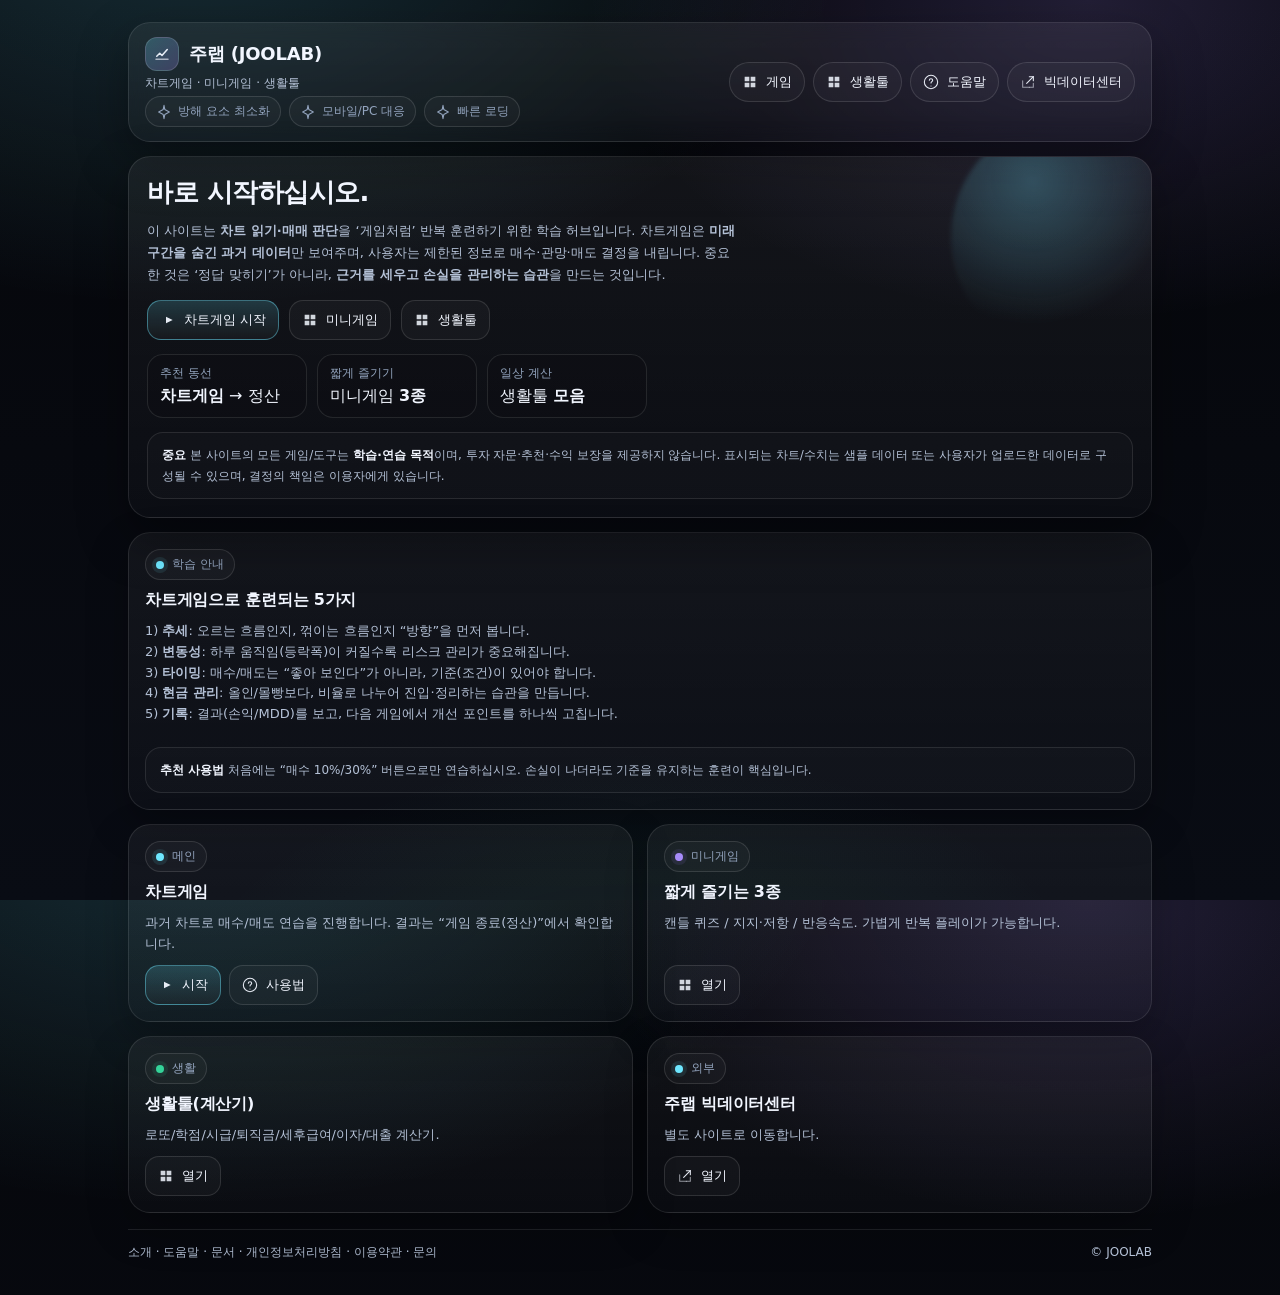
<file: index.html>
<!doctype html>
<html lang="ko">
<head>
  <meta charset="utf-8"/>
  <meta name="viewport" content="width=device-width,initial-scale=1"/>
  <title>주랩 — 차트게임 · 미니게임 · 생활툴</title>
  <meta name="description" content="주랩(JOOLAB) 차트게임은 과거 차트(미래 구간 숨김)로 매수·매도 판단을 훈련하는 학습 도구입니다. 미니게임과 생활계산기까지 한 곳에서 제공합니다."/>
  <meta name="theme-color" content="#05060a"/>
  <link rel="stylesheet" href="home.css"/>
</head>
<body>
  <div class="wrap">
    <div class="header">
      <div class="brand">
        <div class="toprow">
          <span class="logo" aria-hidden="true"><svg width="18" height="18" viewBox="0 0 24 24" fill="none" aria-hidden="true">
  <path d="M5 15l4-4 3 3 7-8" stroke="currentColor" stroke-width="2" stroke-linecap="round" stroke-linejoin="round"/>
  <path d="M4 19h16" stroke="currentColor" stroke-width="2" stroke-linecap="round" opacity=".65"/>
</svg></span>
          <h1>주랩 (JOOLAB)</h1>
        </div>
        <div class="sub">차트게임 · 미니게임 · 생활툴</div>
        <div class="chips" aria-label="특징">
          <span class="chip"><svg width="16" height="16" viewBox="0 0 24 24" fill="none" aria-hidden="true">
  <path d="M12 2l1.2 6.2L20 12l-6.8 3.8L12 22l-1.2-6.2L4 12l6.8-3.8L12 2z" stroke="currentColor" stroke-width="1.6" stroke-linejoin="round"/>
</svg> 방해 요소 최소화</span>
          <span class="chip"><svg width="16" height="16" viewBox="0 0 24 24" fill="none" aria-hidden="true">
  <path d="M12 2l1.2 6.2L20 12l-6.8 3.8L12 22l-1.2-6.2L4 12l6.8-3.8L12 2z" stroke="currentColor" stroke-width="1.6" stroke-linejoin="round"/>
</svg> 모바일/PC 대응</span>
          <span class="chip"><svg width="16" height="16" viewBox="0 0 24 24" fill="none" aria-hidden="true">
  <path d="M12 2l1.2 6.2L20 12l-6.8 3.8L12 22l-1.2-6.2L4 12l6.8-3.8L12 2z" stroke="currentColor" stroke-width="1.6" stroke-linejoin="round"/>
</svg> 빠른 로딩</span>
        </div>
      </div>
      <div class="nav">
        <a class="btn pill" href="games/"><svg width="16" height="16" viewBox="0 0 24 24" fill="none" aria-hidden="true">
  <path d="M4 4h7v7H4V4zm9 0h7v7h-7V4zM4 13h7v7H4v-7zm9 0h7v7h-7v-7z" fill="currentColor" opacity=".9"/>
</svg> 게임</a>
        <a class="btn pill" href="life/"><svg width="16" height="16" viewBox="0 0 24 24" fill="none" aria-hidden="true">
  <path d="M4 4h7v7H4V4zm9 0h7v7h-7V4zM4 13h7v7H4v-7zm9 0h7v7h-7v-7z" fill="currentColor" opacity=".9"/>
</svg> 생활툴</a>
        <a class="btn pill" href="help/"><svg width="16" height="16" viewBox="0 0 24 24" fill="none" aria-hidden="true">
  <path d="M12 18h.01M9.5 9.5a2.5 2.5 0 115 0c0 2-2.5 2-2.5 4" stroke="currentColor" stroke-width="1.6" stroke-linecap="round"/>
  <path d="M12 22a10 10 0 100-20 10 10 0 000 20z" stroke="currentColor" stroke-width="1.6"/>
</svg> 도움말</a>
        <a class="btn pill" href="https://joolab-bigdata.pages.dev/" target="_blank" rel="noopener"><svg width="16" height="16" viewBox="0 0 24 24" fill="none" aria-hidden="true">
  <path d="M14 4h6v6" stroke="currentColor" stroke-width="1.6" stroke-linecap="round"/>
  <path d="M10 14L20 4" stroke="currentColor" stroke-width="1.6" stroke-linecap="round"/>
  <path d="M20 14v6h-6" stroke="currentColor" stroke-width="1.6" stroke-linecap="round" opacity=".6"/>
  <path d="M4 10v10h10" stroke="currentColor" stroke-width="1.6" stroke-linecap="round" opacity=".6"/>
</svg> 빅데이터센터</a>
      </div>
    </div>

    <div class="hero">
      <h2>바로 시작하십시오.</h2>
      <p>이 사이트는 <b>차트 읽기·매매 판단</b>을 ‘게임처럼’ 반복 훈련하기 위한 학습 허브입니다. 차트게임은 <b>미래 구간을 숨긴 과거 데이터</b>만 보여주며, 사용자는 제한된 정보로 매수·관망·매도 결정을 내립니다. 중요한 것은 ‘정답 맞히기’가 아니라, <b>근거를 세우고 손실을 관리하는 습관</b>을 만드는 것입니다.</p>
      <div class="cta">
        <a class="btn primary" href="chartgame/"><svg width="16" height="16" viewBox="0 0 24 24" fill="none" aria-hidden="true">
  <path d="M9 7l10 5-10 5V7z" fill="currentColor"/>
</svg> 차트게임 시작</a>
        <a class="btn" href="games/"><svg width="16" height="16" viewBox="0 0 24 24" fill="none" aria-hidden="true">
  <path d="M4 4h7v7H4V4zm9 0h7v7h-7V4zM4 13h7v7H4v-7zm9 0h7v7h-7v-7z" fill="currentColor" opacity=".9"/>
</svg> 미니게임</a>
        <a class="btn" href="life/"><svg width="16" height="16" viewBox="0 0 24 24" fill="none" aria-hidden="true">
  <path d="M4 4h7v7H4V4zm9 0h7v7h-7V4zM4 13h7v7H4v-7zm9 0h7v7h-7v-7z" fill="currentColor" opacity=".9"/>
</svg> 생활툴</a>
      </div>

      <div class="kpis" aria-label="요약">
        <div class="kpi"><div class="t">추천 동선</div><div class="v"><b>차트게임</b> → 정산</div></div>
        <div class="kpi"><div class="t">짧게 즐기기</div><div class="v">미니게임 <b>3종</b></div></div>
        <div class="kpi"><div class="t">일상 계산</div><div class="v">생활툴 <b>모음</b></div></div>
      </div>

      <div class="note"><b>중요</b> 본 사이트의 모든 게임/도구는 <b>학습·연습 목적</b>이며, 투자 자문·추천·수익 보장을 제공하지 않습니다. 표시되는 차트/수치는 샘플 데이터 또는 사용자가 업로드한 데이터로 구성될 수 있으며, 결정의 책임은 이용자에게 있습니다.</div>
    </div>


    <div class="grid" aria-label="학습 안내" style="margin-top:14px;">
      <div class="card" style="grid-column:span 12;">
        <div class="badge"><span class="dot"></span> 학습 안내</div>
        <h3>차트게임으로 훈련되는 5가지</h3>
        <p>
          1) <b>추세</b>: 오르는 흐름인지, 꺾이는 흐름인지 “방향”을 먼저 봅니다.<br/>
          2) <b>변동성</b>: 하루 움직임(등락폭)이 커질수록 리스크 관리가 중요해집니다.<br/>
          3) <b>타이밍</b>: 매수/매도는 “좋아 보인다”가 아니라, 기준(조건)이 있어야 합니다.<br/>
          4) <b>현금 관리</b>: 올인/몰빵보다, 비율로 나누어 진입·정리하는 습관을 만듭니다.<br/>
          5) <b>기록</b>: 결과(손익/MDD)를 보고, 다음 게임에서 개선 포인트를 하나씩 고칩니다.
        </p>
        <div class="note" style="margin-top:12px;">
          <b>추천 사용법</b> 처음에는 “매수 10%/30%” 버튼으로만 연습하십시오. 손실이 나더라도 기준을 유지하는 훈련이 핵심입니다.
        </div>
      </div>
    </div>

    <div class="grid" aria-label="서비스">
      <div class="card">
        <div class="badge"><span class="dot"></span> 메인</div>
        <h3>차트게임</h3>
        <p>과거 차트로 매수/매도 연습을 진행합니다. 결과는 “게임 종료(정산)”에서 확인합니다.</p>
        <div class="row">
          <a class="btn primary" href="chartgame/"><svg width="16" height="16" viewBox="0 0 24 24" fill="none" aria-hidden="true">
  <path d="M9 7l10 5-10 5V7z" fill="currentColor"/>
</svg> 시작</a>
          <a class="btn" href="help/#chartgame"><svg width="16" height="16" viewBox="0 0 24 24" fill="none" aria-hidden="true">
  <path d="M12 18h.01M9.5 9.5a2.5 2.5 0 115 0c0 2-2.5 2-2.5 4" stroke="currentColor" stroke-width="1.6" stroke-linecap="round"/>
  <path d="M12 22a10 10 0 100-20 10 10 0 000 20z" stroke="currentColor" stroke-width="1.6"/>
</svg> 사용법</a>
        </div>
      </div>

      <div class="card">
        <div class="badge purple"><span class="dot"></span> 미니게임</div>
        <h3>짧게 즐기는 3종</h3>
        <p>캔들 퀴즈 / 지지·저항 / 반응속도. 가볍게 반복 플레이가 가능합니다.</p>
        <div class="row">
          <a class="btn" href="games/#mini"><svg width="16" height="16" viewBox="0 0 24 24" fill="none" aria-hidden="true">
  <path d="M4 4h7v7H4V4zm9 0h7v7h-7V4zM4 13h7v7H4v-7zm9 0h7v7h-7v-7z" fill="currentColor" opacity=".9"/>
</svg> 열기</a>
        </div>
      </div>

      <div class="card">
        <div class="badge green"><span class="dot"></span> 생활</div>
        <h3>생활툴(계산기)</h3>
        <p>로또/학점/시급/퇴직금/세후급여/이자/대출 계산기.</p>
        <div class="row">
          <a class="btn" href="life/"><svg width="16" height="16" viewBox="0 0 24 24" fill="none" aria-hidden="true">
  <path d="M4 4h7v7H4V4zm9 0h7v7h-7V4zM4 13h7v7H4v-7zm9 0h7v7h-7v-7z" fill="currentColor" opacity=".9"/>
</svg> 열기</a>
        </div>
      </div>

      <div class="card">
        <div class="badge"><span class="dot"></span> 외부</div>
        <h3>주랩 빅데이터센터</h3>
        <p>별도 사이트로 이동합니다.</p>
        <div class="row">
          <a class="btn" href="https://joolab-bigdata.pages.dev/" target="_blank" rel="noopener"><svg width="16" height="16" viewBox="0 0 24 24" fill="none" aria-hidden="true">
  <path d="M14 4h6v6" stroke="currentColor" stroke-width="1.6" stroke-linecap="round"/>
  <path d="M10 14L20 4" stroke="currentColor" stroke-width="1.6" stroke-linecap="round"/>
  <path d="M20 14v6h-6" stroke="currentColor" stroke-width="1.6" stroke-linecap="round" opacity=".6"/>
  <path d="M4 10v10h10" stroke="currentColor" stroke-width="1.6" stroke-linecap="round" opacity=".6"/>
</svg> 열기</a>
        </div>
      </div>
    </div>

    <div class="hr"></div>
    <div class="footer">
      <div>
        <a href="about.html">소개</a> ·
        <a href="help/">도움말</a> ·
        <a href="docs/">문서</a> ·
        <a href="privacy.html">개인정보처리방침</a> ·
        <a href="terms.html">이용약관</a> ·
        <a href="contact.html">문의</a>
      </div>
      <div>© JOOLAB</div>
    </div>
  </div>
</body>
</html>
</file>
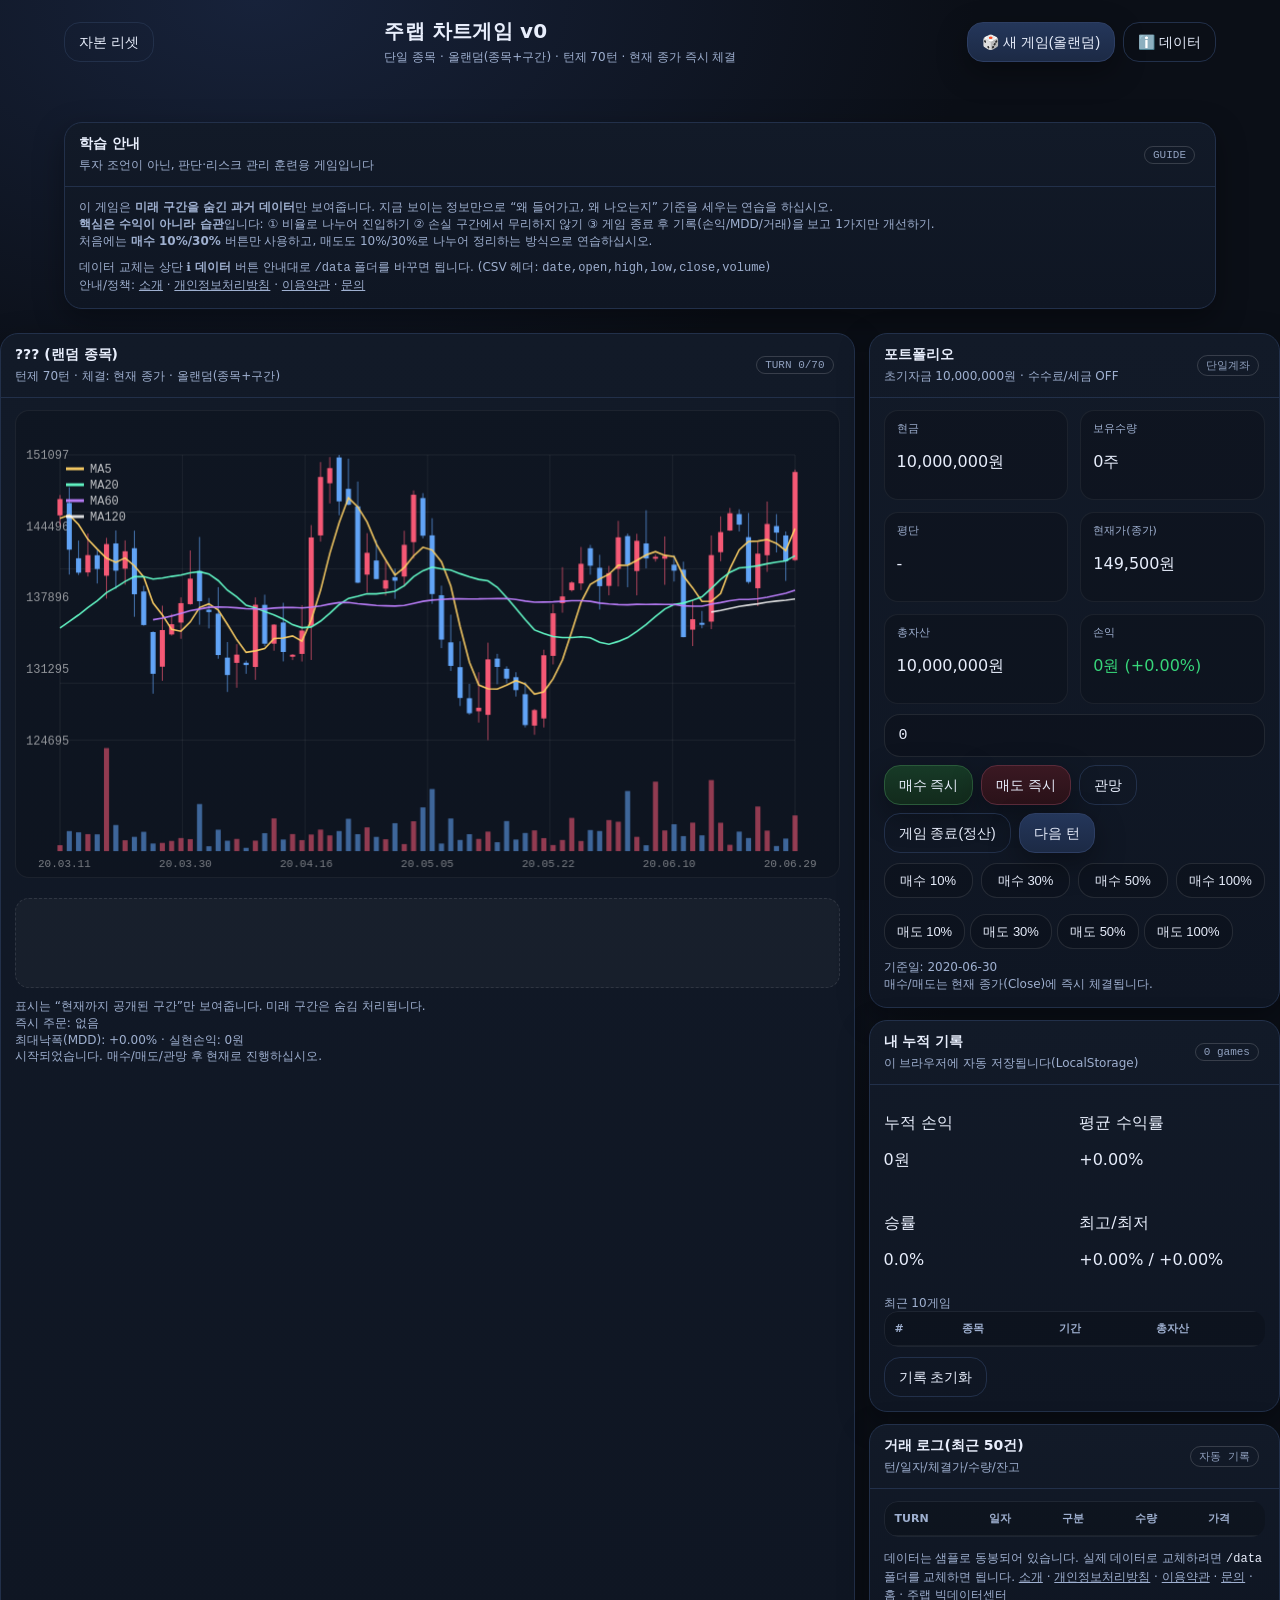
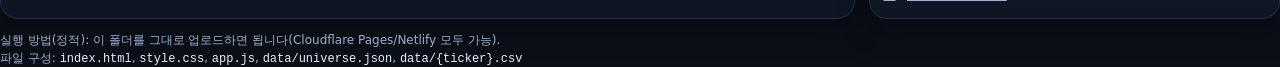
<file: chartgame/index.html>
<!DOCTYPE html>

<html lang="ko">
<head>
<meta charset="utf-8"/>
<meta content="width=device-width,initial-scale=1" name="viewport"/>
<title>주랩 차트게임 v0 (턴제 70턴 · 올랜덤)</title>
<meta name="description" content="주랩 차트게임: 과거 차트에서 미래 구간을 숨긴 상태로 매수·매도 판단과 리스크 관리(비중/기록/MDD)를 훈련하는 학습용 시뮬레이터입니다."/>
<link href="./style.css" rel="stylesheet"/>
</head>
<body>
<div class="container">
<div class="header">
  <button id="resetBankrollBtn" class="btn secondary" title="돈(자본) 리셋">자본 리셋</button>

<div class="brand">
<h1>주랩 차트게임 v0</h1>
<div class="sub">단일 종목 · 올랜덤(종목+구간) · 턴제 70턴 · 현재 종가 즉시 체결</div>
</div>
<div class="toolbar">
<button class="btn" id="btnNew">🎲 새 게임(올랜덤)</button>
<button class="btn secondary" onclick="alert('데이터 교체 방법: /data/universe.json(티커목록) + /data/{ticker}.csv(일봉 OHLCV)로 교체하면 됩니다.\\nCSV 헤더: date,open,high,low,close,volume 입니다.')">ℹ️ 데이터</button>
</div>
</div>
</div>


<div class="container">
  <div class="panel">
    <div class="titlebar">
      <div class="left">
        <div class="name">학습 안내</div>
        <div class="meta">투자 조언이 아닌, 판단·리스크 관리 훈련용 게임입니다</div>
      </div>
      <div class="badge">GUIDE</div>
    </div>
    <div class="content">
      <div class="smallnote" style="margin-top:0;">
        이 게임은 <b>미래 구간을 숨긴 과거 데이터</b>만 보여줍니다. 지금 보이는 정보만으로 “왜 들어가고, 왜 나오는지” 기준을 세우는 연습을 하십시오.<br/>
        <b>핵심은 수익이 아니라 습관</b>입니다: ① 비율로 나누어 진입하기 ② 손실 구간에서 무리하지 않기 ③ 게임 종료 후 기록(손익/MDD/거래)을 보고 1가지만 개선하기.<br/>
        처음에는 <b>매수 10%/30%</b> 버튼만 사용하고, 매도도 10%/30%로 나누어 정리하는 방식으로 연습하십시오.
      </div>
      <div class="smallnote" style="margin-top:10px;">
        데이터 교체는 상단 <b>ℹ️ 데이터</b> 버튼 안내대로 <code>/data</code> 폴더를 바꾸면 됩니다. (CSV 헤더: <code>date,open,high,low,close,volume</code>)<br/>
        안내/정책: <a href="../about.html">소개</a> · <a href="../privacy.html">개인정보처리방침</a> · <a href="../terms.html">이용약관</a> · <a href="../contact.html">문의</a>
      </div>
    </div>
  </div>
</div>

<div class="grid">
<div class="panel">
<div class="titlebar">
<div class="left">
<div class="name" id="tickerName">-</div>
<div class="meta" id="metaLine">-</div>
</div>
<div class="badge" id="turnBadge">TURN 0/70</div>
</div>
<div class="content">
<div class="canvasWrap">
<canvas id="chart"></canvas>
</div>
<div class="adWrap" aria-label="광고 영역">
  <div class="adSlot" aria-label="배너 광고 슬롯">
    <!-- AdSense 배너 유닛을 여기에 삽입하십시오 -->
  </div>
</div>
<div class="smallnote">
<div>표시는 “현재까지 공개된 구간”만 보여줍니다. 미래 구간은 숨김 처리됩니다.</div>
<div id="pendingLine">즉시 주문: 없음</div>
<div id="riskLine">최대낙폭(MDD): - · 실현손익: -</div>
<div class="hintLine" style="margin-top:8px; color: var(--muted); font-size:12px;">모바일: <b>📈 기록</b>, <b>📜 로그</b>는 상단 버튼으로 열고 닫습니다.</div>
<div id="status"></div>
</div>
</div>
</div>
<div class="cards">
<div class="panel">
<div class="titlebar">
<div class="left">
<div class="name">포트폴리오</div>
<div class="meta">초기자금 10,000,000원 · 수수료/세금 OFF</div>
</div>
<div class="badge">단일계좌</div>
</div>
<div class="content">
<div class="kv">
<div class="box">
<p class="k">현금</p>
<p class="v" id="kCash">-</p>
</div>
<div class="box">
<p class="k">보유수량</p>
<p class="v" id="kShares">-</p>
</div>
<div class="box">
<p class="k">평단</p>
<p class="v" id="kAvg">-</p>
</div>
<div class="box">
<p class="k">현재가(종가)</p>
<p class="v" id="kPrice">-</p>
</div>
<div class="box">
<p class="k">총자산</p>
<p class="v" id="kEquity">-</p>
</div>
<div class="box">
<p class="k">손익</p>
<p class="v" id="kPnl">-</p>
</div>
</div>
<div class="orderRow">
<input class="input" id="qty" inputmode="numeric" min="1" step="1" type="number" value="0"/>
<div class="orderBtns">
<button class="btn good" id="btnBuy">매수 즉시</button>
<button class="btn danger" id="btnSell">매도 즉시</button>
<button class="btn secondary" id="btnHold">관망</button>
<button class="btn secondary" id="btnClose">게임 종료(정산)</button>
<button class="btn" id="btnNext">다음 턴</button>
</div>
</div>
<div aria-label="buy percent buttons" class="pctRow">
<button class="pctBtn" data-side="BUY" data-pct="0.1">매수 10%</button>
<button class="pctBtn" data-side="BUY" data-pct="0.3">매수 30%</button>
<button class="pctBtn" data-side="BUY" data-pct="0.5">매수 50%</button>
<button class="pctBtn" data-side="BUY" data-pct="1.0">매수 100%</button>
<div class="pctSellRow" style="margin-top:8px;">
  <button class="pctBtn" data-side="SELL" data-pct="0.1">매도 10%</button>
  <button class="pctBtn" data-side="SELL" data-pct="0.3">매도 30%</button>
  <button class="pctBtn" data-side="SELL" data-pct="0.5">매도 50%</button>
  <button class="pctBtn" data-side="SELL" data-pct="1.0">매도 100%</button>
</div>

</div>
<div class="smallnote">
              기준일: <span id="kDate">-</span><br/>
              매수/매도는 현재 종가(Close)에 즉시 체결됩니다.
            </div>
</div>
</div>
<div class="panel recPanel">
<div class="titlebar">
<div class="left">
<div class="name">내 누적 기록</div>
<div class="meta">이 브라우저에 자동 저장됩니다(LocalStorage)</div>
</div>
<div class="badge" id="recBadge">0 games</div>
</div>
<div class="content">
<div class="recGrid">
<div class="box">
<p class="k">누적 손익</p>
<p class="v" id="recCumPnl">-</p>
</div>
<div class="box">
<p class="k">평균 수익률</p>
<p class="v" id="recAvgRet">-</p>
</div>
<div class="box">
<p class="k">승률</p>
<p class="v" id="recWinRate">-</p>
</div>
<div class="box">
<p class="k">최고/최저</p>
<p class="v" id="recBestWorst">-</p>
</div>
</div>
<div class="smallnote" style="margin-top:8px;">최근 10게임</div>
<div class="tableWrap">
<table class="table">
<thead>
<tr>
<th>#</th>
<th>종목</th>
<th>기간</th>
<th>총자산</th>
<th>수익률</th>
<th>MDD</th>
<th>거래</th>
</tr>
</thead>
<tbody id="recBody"></tbody>
</table>
</div>
<div style="display:flex; gap:8px; flex-wrap:wrap; margin-top:10px;">
<button class="btn secondary" id="btnRecClear">기록 초기화</button>
</div>
</div>
</div>
<div class="panel logPanel">
<div class="titlebar">
<div class="left">
<div class="name">거래 로그(최근 50건)</div>
<div class="meta">턴/일자/체결가/수량/잔고</div>
</div>
<div class="badge">자동 기록</div>
</div>
<div class="content">
<div class="tableWrap">
<table class="table">
<thead>
<tr>
<th>TURN</th>
<th>일자</th>
<th>구분</th>
<th>수량</th>
<th>가격</th>
<th>금액</th>
<th>현금</th>
<th>보유수량</th>
<th>비고</th>
</tr>
</thead>
<tbody id="logBody"></tbody>
</table>
</div>
<div class="footer">
              데이터는 샘플로 동봉되어 있습니다. 실제 데이터로 교체하려면 <code>/data</code> 폴더를 교체하면 됩니다.
            
<a href="../about.html">소개</a> · <a href="../privacy.html">개인정보처리방침</a> · <a href="../terms.html">이용약관</a> · <a href="../contact.html">문의</a> · <a href="/">홈</a> · <a href="https://joolab-bigdata.pages.dev/" target="_blank" rel="noopener noreferrer">주랩 빅데이터센터</a></div>
</div>
</div>
</div>
</div>
<div class="footer">
      실행 방법(정적): 이 폴더를 그대로 업로드하면 됩니다(Cloudflare Pages/Netlify 모두 가능).<br/>
      파일 구성: <code>index.html</code>, <code>style.css</code>, <code>app.js</code>, <code>data/universe.json</code>, <code>data/{ticker}.csv</code>
</div>
</div>
<script src="./app.js"></script>

<div id="resultModal" class="modal hidden" role="dialog" aria-modal="true">
  <div class="modal-card">
    <div class="modal-title">최종 결과</div>
    <div id="resultBody" class="modal-body"></div>
    <div class="modal-actions">
      <button id="btnResultOk" class="btn">확인</button>
    </div>
  </div>
</div>

</body>
</html>
</file>
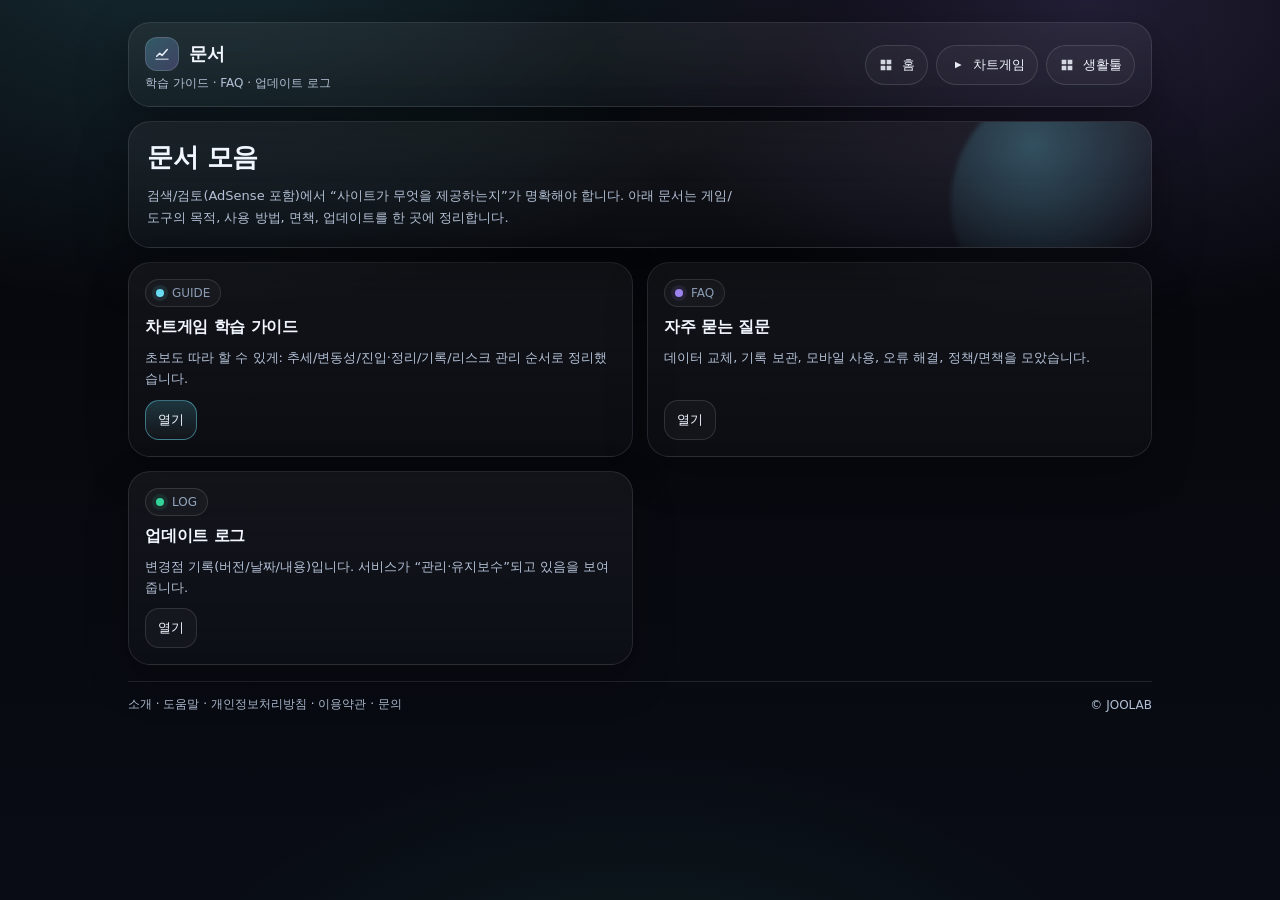
<file: docs/index.html>
<!doctype html>
<html lang="ko">
<head>
  <meta charset="utf-8"/>
  <meta name="viewport" content="width=device-width,initial-scale=1"/>
  <title>문서 | 주랩 (JOOLAB)</title>
  <meta name="description" content="주랩 차트게임·미니게임·생활툴 문서 모음: 학습 가이드, FAQ, 업데이트 로그."/>
  <meta name="theme-color" content="#05060a"/>
  <link rel="stylesheet" href="../home.css"/>
</head>
<body>
  <div class="wrap">
    <div class="header">
      <div class="brand">
        <div class="toprow">
          <span class="logo" aria-hidden="true"><svg width="18" height="18" viewBox="0 0 24 24" fill="none" aria-hidden="true">
  <path d="M5 15l4-4 3 3 7-8" stroke="currentColor" stroke-width="2" stroke-linecap="round" stroke-linejoin="round"/>
  <path d="M4 19h16" stroke="currentColor" stroke-width="2" stroke-linecap="round" opacity=".65"/>
</svg></span>
          <h1>문서</h1>
        </div>
        <div class="sub">학습 가이드 · FAQ · 업데이트 로그</div>
      </div>
      <div class="nav">
        <a class="btn pill" href="../"><svg width="16" height="16" viewBox="0 0 24 24" fill="none" aria-hidden="true"><path d="M4 4h7v7H4V4zm9 0h7v7h-7V4zM4 13h7v7H4v-7zm9 0h7v7h-7v-7z" fill="currentColor" opacity=".9"/></svg> 홈</a>
        <a class="btn pill" href="../chartgame/"><svg width="16" height="16" viewBox="0 0 24 24" fill="none" aria-hidden="true"><path d="M9 7l10 5-10 5V7z" fill="currentColor"/></svg> 차트게임</a>
        <a class="btn pill" href="../life/"><svg width="16" height="16" viewBox="0 0 24 24" fill="none" aria-hidden="true"><path d="M4 4h7v7H4V4zm9 0h7v7h-7V4zM4 13h7v7H4v-7zm9 0h7v7h-7v-7z" fill="currentColor" opacity=".9"/></svg> 생활툴</a>
      </div>
    </div>

    <div class="hero">
      <h2>문서 모음</h2>
      <p>검색/검토(AdSense 포함)에서 “사이트가 무엇을 제공하는지”가 명확해야 합니다. 아래 문서는 게임/도구의 목적, 사용 방법, 면책, 업데이트를 한 곳에 정리합니다.</p>
    </div>

    <div class="grid" aria-label="문서 목록">
      <div class="card">
        <div class="badge"><span class="dot"></span> GUIDE</div>
        <h3>차트게임 학습 가이드</h3>
        <p>초보도 따라 할 수 있게: 추세/변동성/진입·정리/기록/리스크 관리 순서로 정리했습니다.</p>
        <div class="row"><a class="btn primary" href="guide.html">열기</a></div>
      </div>

      <div class="card">
        <div class="badge purple"><span class="dot"></span> FAQ</div>
        <h3>자주 묻는 질문</h3>
        <p>데이터 교체, 기록 보관, 모바일 사용, 오류 해결, 정책/면책을 모았습니다.</p>
        <div class="row"><a class="btn" href="faq.html">열기</a></div>
      </div>

      <div class="card">
        <div class="badge green"><span class="dot"></span> LOG</div>
        <h3>업데이트 로그</h3>
        <p>변경점 기록(버전/날짜/내용)입니다. 서비스가 “관리·유지보수”되고 있음을 보여줍니다.</p>
        <div class="row"><a class="btn" href="patch.html">열기</a></div>
      </div>
    </div>

    <div class="hr"></div>
    <div class="footer">
      <div>
        <a href="../about.html">소개</a> ·
        <a href="../help/">도움말</a> ·
        <a href="../privacy.html">개인정보처리방침</a> ·
        <a href="../terms.html">이용약관</a> ·
        <a href="../contact.html">문의</a>
      </div>
      <div>© JOOLAB</div>
    </div>
  </div>
</body>
</html>
</file>
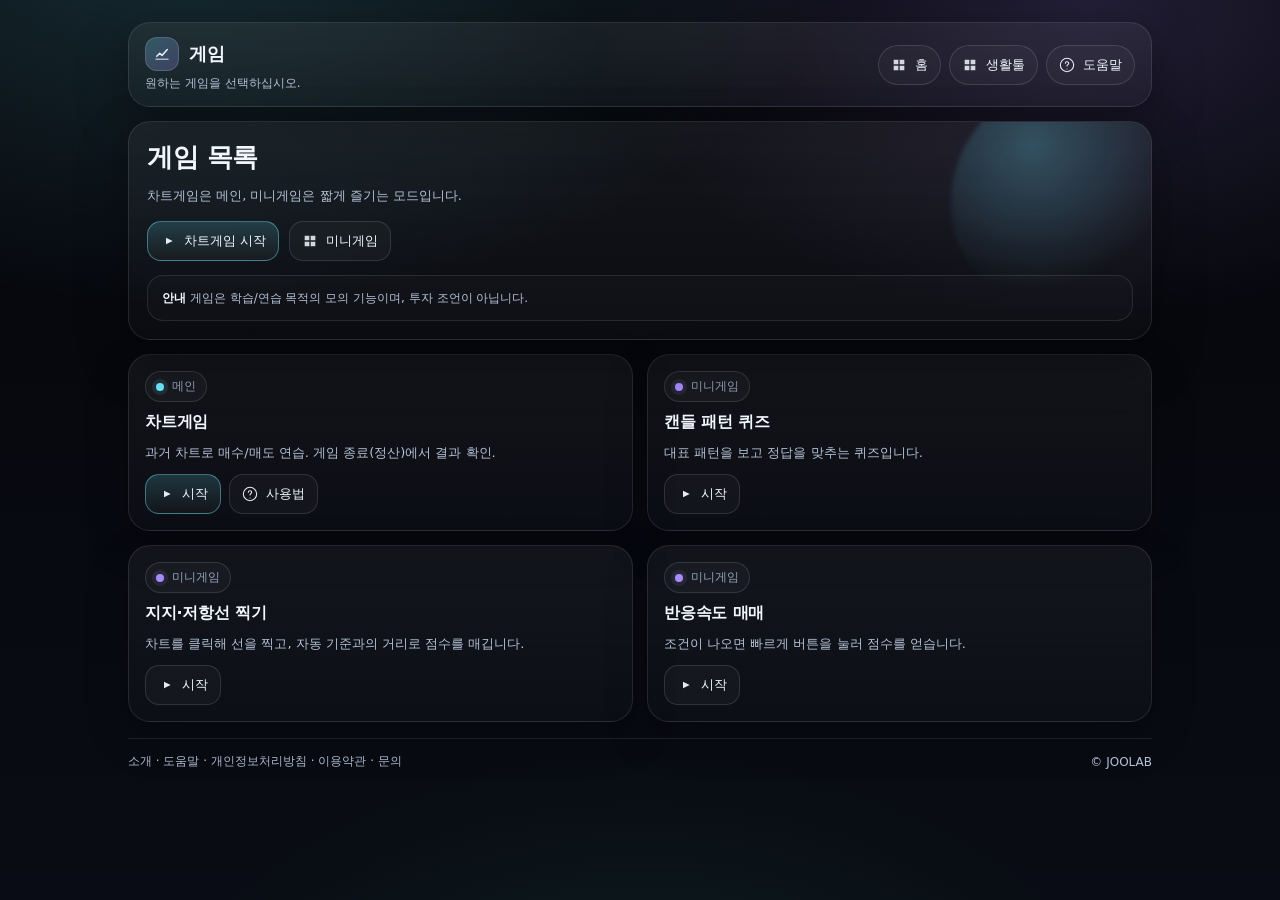
<file: games/index.html>
<!doctype html>
<html lang="ko">
<head>
  <meta charset="utf-8"/>
  <meta name="viewport" content="width=device-width,initial-scale=1"/>
  <title>주랩 — 게임</title>
  <meta name="description" content="주랩 게임 모음: 차트게임과 미니게임 3종."/>
  <meta name="theme-color" content="#05060a"/>
  <link rel="stylesheet" href="../home.css"/>
</head>
<body>
  <div class="wrap">
    <div class="header">
      <div class="brand">
        <div class="toprow">
          <span class="logo" aria-hidden="true"><svg width="18" height="18" viewBox="0 0 24 24" fill="none" aria-hidden="true">
  <path d="M5 15l4-4 3 3 7-8" stroke="currentColor" stroke-width="2" stroke-linecap="round" stroke-linejoin="round"/>
  <path d="M4 19h16" stroke="currentColor" stroke-width="2" stroke-linecap="round" opacity=".65"/>
</svg></span>
          <h1>게임</h1>
        </div>
        <div class="sub">원하는 게임을 선택하십시오.</div>
      </div>
      <div class="nav">
        <a class="btn pill" href="../"><svg width="16" height="16" viewBox="0 0 24 24" fill="none" aria-hidden="true">
  <path d="M4 4h7v7H4V4zm9 0h7v7h-7V4zM4 13h7v7H4v-7zm9 0h7v7h-7v-7z" fill="currentColor" opacity=".9"/>
</svg> 홈</a>
        <a class="btn pill" href="../life/"><svg width="16" height="16" viewBox="0 0 24 24" fill="none" aria-hidden="true">
  <path d="M4 4h7v7H4V4zm9 0h7v7h-7V4zM4 13h7v7H4v-7zm9 0h7v7h-7v-7z" fill="currentColor" opacity=".9"/>
</svg> 생활툴</a>
        <a class="btn pill" href="../help/"><svg width="16" height="16" viewBox="0 0 24 24" fill="none" aria-hidden="true">
  <path d="M12 18h.01M9.5 9.5a2.5 2.5 0 115 0c0 2-2.5 2-2.5 4" stroke="currentColor" stroke-width="1.6" stroke-linecap="round"/>
  <path d="M12 22a10 10 0 100-20 10 10 0 000 20z" stroke="currentColor" stroke-width="1.6"/>
</svg> 도움말</a>
      </div>
    </div>

    <div class="hero">
      <h2>게임 목록</h2>
      <p>차트게임은 메인, 미니게임은 짧게 즐기는 모드입니다.</p>
      <div class="cta">
        <a class="btn primary" href="../chartgame/"><svg width="16" height="16" viewBox="0 0 24 24" fill="none" aria-hidden="true">
  <path d="M9 7l10 5-10 5V7z" fill="currentColor"/>
</svg> 차트게임 시작</a>
        <a class="btn" href="#mini"><svg width="16" height="16" viewBox="0 0 24 24" fill="none" aria-hidden="true">
  <path d="M4 4h7v7H4V4zm9 0h7v7h-7V4zM4 13h7v7H4v-7zm9 0h7v7h-7v-7z" fill="currentColor" opacity=".9"/>
</svg> 미니게임</a>
      </div>
      <div class="note">
        <b>안내</b> 게임은 학습/연습 목적의 모의 기능이며, 투자 조언이 아닙니다.
      </div>
    </div>

    <div class="grid">
      <div class="card">
        <div class="badge"><span class="dot"></span> 메인</div>
        <h3>차트게임</h3>
        <p>과거 차트로 매수/매도 연습. 게임 종료(정산)에서 결과 확인.</p>
        <div class="row">
          <a class="btn primary" href="../chartgame/"><svg width="16" height="16" viewBox="0 0 24 24" fill="none" aria-hidden="true">
  <path d="M9 7l10 5-10 5V7z" fill="currentColor"/>
</svg> 시작</a>
          <a class="btn" href="../help/#chartgame"><svg width="16" height="16" viewBox="0 0 24 24" fill="none" aria-hidden="true">
  <path d="M12 18h.01M9.5 9.5a2.5 2.5 0 115 0c0 2-2.5 2-2.5 4" stroke="currentColor" stroke-width="1.6" stroke-linecap="round"/>
  <path d="M12 22a10 10 0 100-20 10 10 0 000 20z" stroke="currentColor" stroke-width="1.6"/>
</svg> 사용법</a>
        </div>
      </div>

      <div class="card" id="mini">
        <div class="badge purple"><span class="dot"></span> 미니게임</div>
        <h3>캔들 패턴 퀴즈</h3>
        <p>대표 패턴을 보고 정답을 맞추는 퀴즈입니다.</p>
        <div class="row">
          <a class="btn" href="../mini/pattern/"><svg width="16" height="16" viewBox="0 0 24 24" fill="none" aria-hidden="true">
  <path d="M9 7l10 5-10 5V7z" fill="currentColor"/>
</svg> 시작</a>
        </div>
      </div>

      <div class="card">
        <div class="badge purple"><span class="dot"></span> 미니게임</div>
        <h3>지지·저항선 찍기</h3>
        <p>차트를 클릭해 선을 찍고, 자동 기준과의 거리로 점수를 매깁니다.</p>
        <div class="row">
          <a class="btn" href="../mini/levels/"><svg width="16" height="16" viewBox="0 0 24 24" fill="none" aria-hidden="true">
  <path d="M9 7l10 5-10 5V7z" fill="currentColor"/>
</svg> 시작</a>
        </div>
      </div>

      <div class="card">
        <div class="badge purple"><span class="dot"></span> 미니게임</div>
        <h3>반응속도 매매</h3>
        <p>조건이 나오면 빠르게 버튼을 눌러 점수를 얻습니다.</p>
        <div class="row">
          <a class="btn" href="../mini/reaction/"><svg width="16" height="16" viewBox="0 0 24 24" fill="none" aria-hidden="true">
  <path d="M9 7l10 5-10 5V7z" fill="currentColor"/>
</svg> 시작</a>
        </div>
      </div>
    </div>

    <div class="hr"></div>
    <div class="footer">
      <div>
        <a href="../about.html">소개</a> ·
        <a href="../help/">도움말</a> ·
        <a href="../privacy.html">개인정보처리방침</a> ·
        <a href="../terms.html">이용약관</a> ·
        <a href="../contact.html">문의</a>
      </div>
      <div>© JOOLAB</div>
    </div>
  </div>
</body>
</html>
</file>
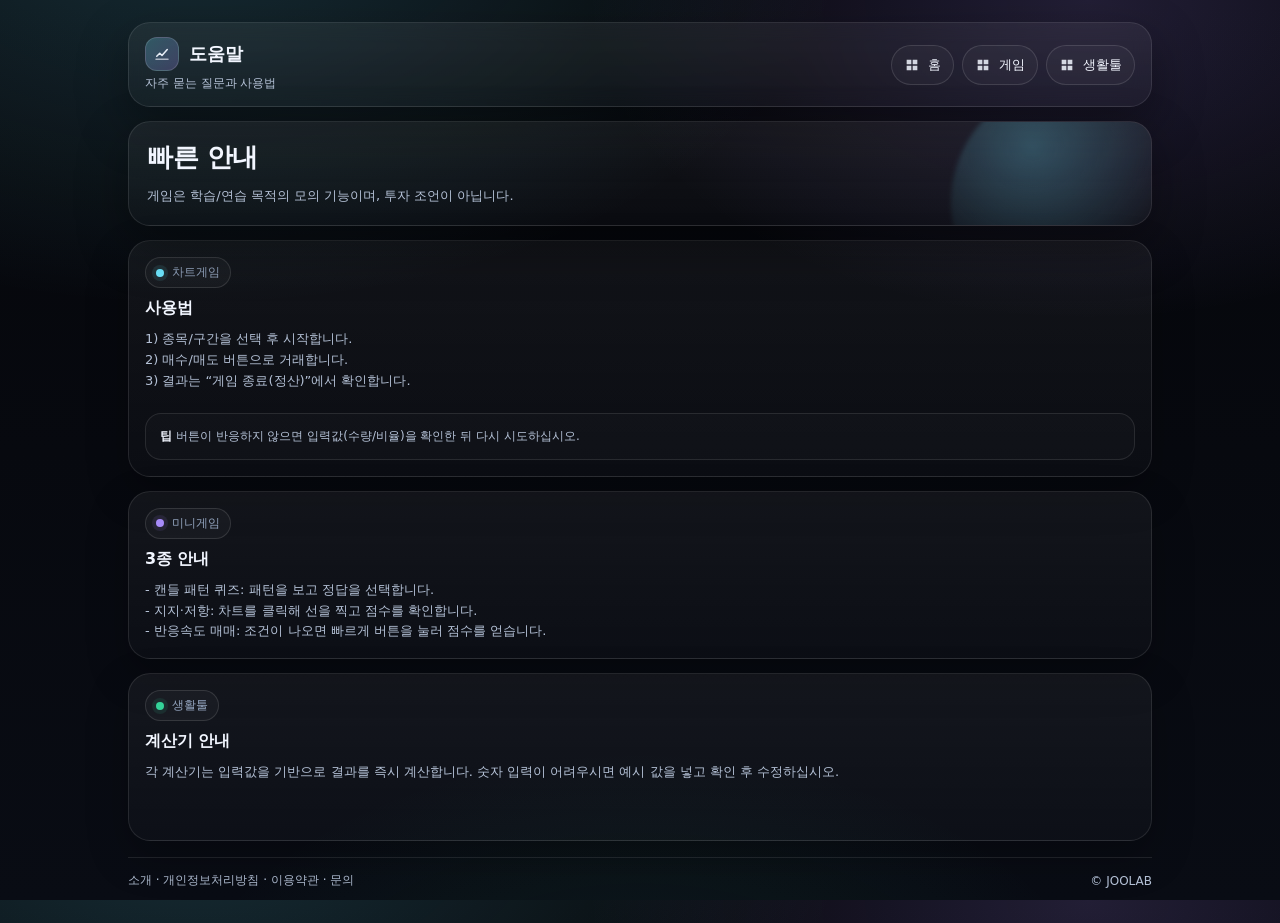
<file: help/index.html>
<!doctype html>
<html lang="ko">
<head>
  <meta charset="utf-8"/>
  <meta name="viewport" content="width=device-width,initial-scale=1"/>
  <title>주랩 — 도움말</title>
  <meta name="description" content="주랩 차트게임/미니게임/생활툴 도움말."/>
  <meta name="theme-color" content="#05060a"/>
  <link rel="stylesheet" href="../home.css"/>
</head>
<body>
  <div class="wrap">
    <div class="header">
      <div class="brand">
        <div class="toprow">
          <span class="logo" aria-hidden="true"><svg width="18" height="18" viewBox="0 0 24 24" fill="none" aria-hidden="true">
  <path d="M5 15l4-4 3 3 7-8" stroke="currentColor" stroke-width="2" stroke-linecap="round" stroke-linejoin="round"/>
  <path d="M4 19h16" stroke="currentColor" stroke-width="2" stroke-linecap="round" opacity=".65"/>
</svg></span>
          <h1>도움말</h1>
        </div>
        <div class="sub">자주 묻는 질문과 사용법</div>
      </div>
      <div class="nav">
        <a class="btn pill" href="../"><svg width="16" height="16" viewBox="0 0 24 24" fill="none" aria-hidden="true">
  <path d="M4 4h7v7H4V4zm9 0h7v7h-7V4zM4 13h7v7H4v-7zm9 0h7v7h-7v-7z" fill="currentColor" opacity=".9"/>
</svg> 홈</a>
        <a class="btn pill" href="../games/"><svg width="16" height="16" viewBox="0 0 24 24" fill="none" aria-hidden="true">
  <path d="M4 4h7v7H4V4zm9 0h7v7h-7V4zM4 13h7v7H4v-7zm9 0h7v7h-7v-7z" fill="currentColor" opacity=".9"/>
</svg> 게임</a>
        <a class="btn pill" href="../life/"><svg width="16" height="16" viewBox="0 0 24 24" fill="none" aria-hidden="true">
  <path d="M4 4h7v7H4V4zm9 0h7v7h-7V4zM4 13h7v7H4v-7zm9 0h7v7h-7v-7z" fill="currentColor" opacity=".9"/>
</svg> 생활툴</a>
      </div>
    </div>

    <div class="hero">
      <h2>빠른 안내</h2>
      <p>게임은 학습/연습 목적의 모의 기능이며, 투자 조언이 아닙니다.</p>
    </div>

    <div class="grid" style="margin-top:14px;">
      <div class="card" id="chartgame" style="grid-column:span 12;">
        <div class="badge"><span class="dot"></span> 차트게임</div>
        <h3>사용법</h3>
        <p>
          1) 종목/구간을 선택 후 시작합니다.<br/>
          2) 매수/매도 버튼으로 거래합니다.<br/>
          3) 결과는 “게임 종료(정산)”에서 확인합니다.
        </p>
        <div class="note" style="margin-top:12px">
          <b>팁</b> 버튼이 반응하지 않으면 입력값(수량/비율)을 확인한 뒤 다시 시도하십시오.
        </div>
      </div>

      <div class="card" style="grid-column:span 12;">
        <div class="badge purple"><span class="dot"></span> 미니게임</div>
        <h3>3종 안내</h3>
        <p>
          - 캔들 패턴 퀴즈: 패턴을 보고 정답을 선택합니다.<br/>
          - 지지·저항: 차트를 클릭해 선을 찍고 점수를 확인합니다.<br/>
          - 반응속도 매매: 조건이 나오면 빠르게 버튼을 눌러 점수를 얻습니다.
        </p>
      </div>

      <div class="card" style="grid-column:span 12;">
        <div class="badge green"><span class="dot"></span> 생활툴</div>
        <h3>계산기 안내</h3>
        <p>각 계산기는 입력값을 기반으로 결과를 즉시 계산합니다. 숫자 입력이 어려우시면 예시 값을 넣고 확인 후 수정하십시오.</p>
      </div>
    </div>

    <div class="hr"></div>
    <div class="footer">
      <div>
        <a href="../about.html">소개</a> ·
        <a href="../privacy.html">개인정보처리방침</a> ·
        <a href="../terms.html">이용약관</a> ·
        <a href="../contact.html">문의</a>
      </div>
      <div>© JOOLAB</div>
    </div>
  </div>
</body>
</html>
</file>
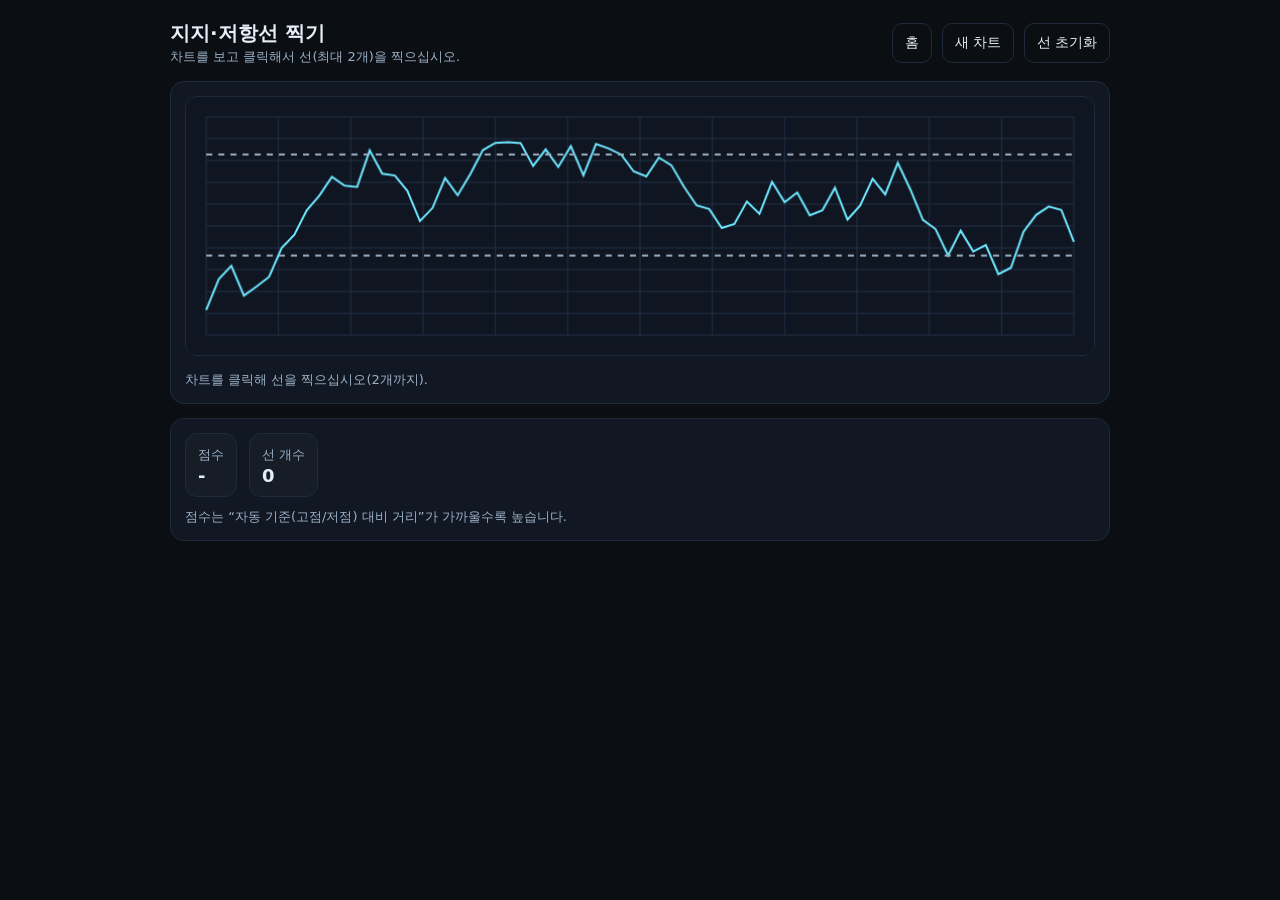
<file: mini/levels/index.html>
<!doctype html>
<html lang="ko">
<head>
  <meta charset="utf-8"/>
  <meta name="viewport" content="width=device-width,initial-scale=1"/>
  <title>지지·저항선 찍기</title>
  <link rel="stylesheet" href="../mini.css"/>
</head>
<body>
  <div class="wrap">
    <div class="top">
      <div>
        <h1 style="margin:0;font-size:20px;">지지·저항선 찍기</h1>
        <div class="muted">차트를 보고 클릭해서 선(최대 2개)을 찍으십시오.</div>
      </div>
      <div class="row">
        <a class="btn" href="../../">홈</a>
        <button class="btn" id="btnNew">새 차트</button>
        <button class="btn" id="btnReset">선 초기화</button>
      </div>
    </div>

    <div class="card">
      <canvas id="cv" width="900" height="260"></canvas>
      <div class="muted" id="msg" style="margin-top:10px;">차트를 클릭해 선을 찍으십시오(2개까지).</div>
    </div>

    <div class="card">
      <div class="kpi">
        <div class="box"><span class="muted">점수</span><b id="score">-</b></div>
        <div class="box"><span class="muted">선 개수</span><b id="cnt">0</b></div>
      </div>
      <div class="muted" style="margin-top:10px;">점수는 “자동 기준(고점/저점) 대비 거리”가 가까울수록 높습니다.</div>
    </div>
  </div>
<script src="app.js"></script>
</body>
</html>
</file>
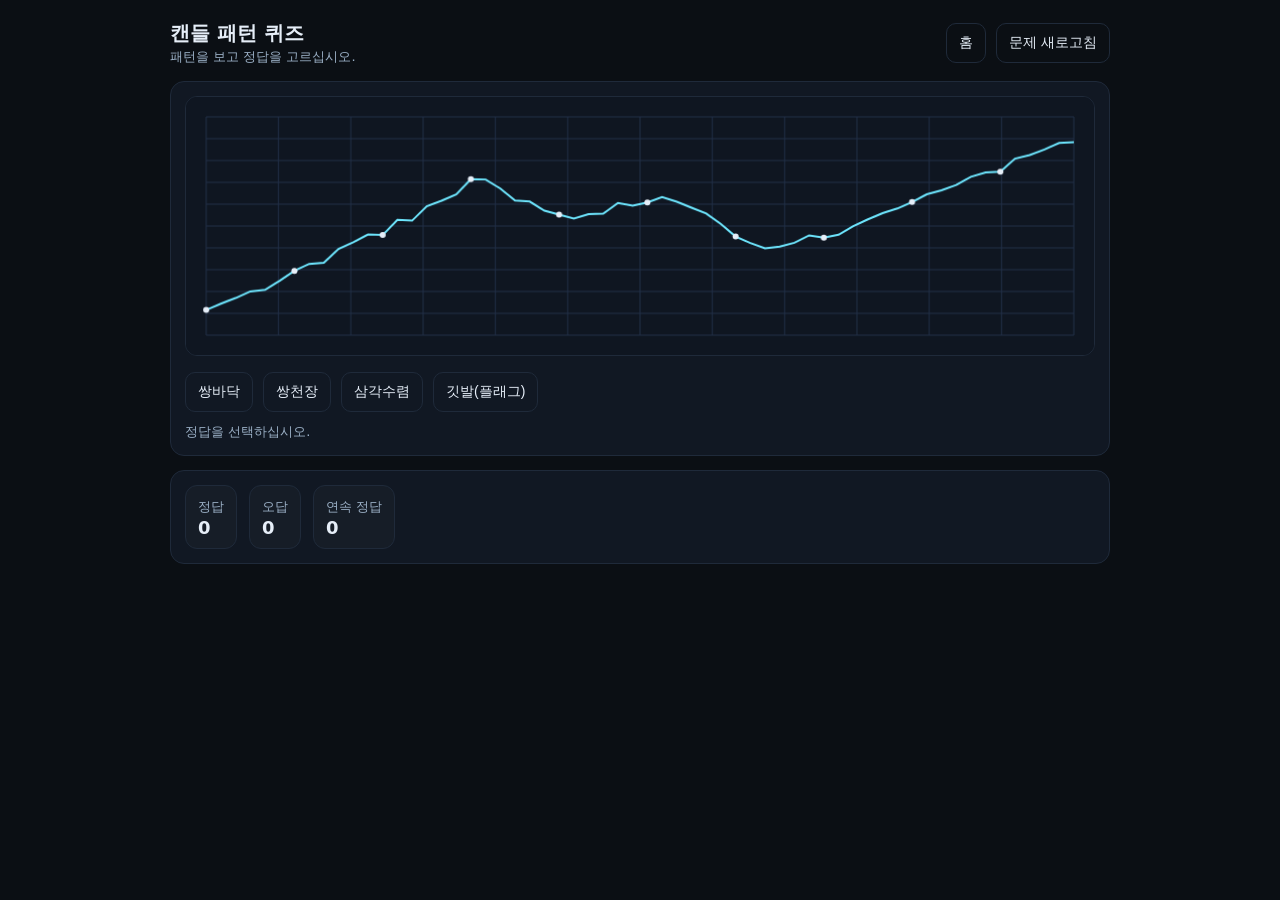
<file: mini/pattern/index.html>
<!doctype html>
<html lang="ko">
<head>
  <meta charset="utf-8"/>
  <meta name="viewport" content="width=device-width,initial-scale=1"/>
  <title>캔들 패턴 퀴즈</title>
  <link rel="stylesheet" href="../mini.css"/>
</head>
<body>
  <div class="wrap">
    <div class="top">
      <div>
        <h1 style="margin:0;font-size:20px;">캔들 패턴 퀴즈</h1>
        <div class="muted">패턴을 보고 정답을 고르십시오.</div>
      </div>
      <div class="row">
        <a class="btn" href="../../">홈</a>
        <button class="btn" id="btnNew">문제 새로고침</button>
      </div>
    </div>

    <div class="card">
      <canvas id="cv" width="900" height="260"></canvas>
      <div class="row" style="margin-top:12px;">
        <button class="btn" data-a="DB">쌍바닥</button>
        <button class="btn" data-a="DT">쌍천장</button>
        <button class="btn" data-a="TRI">삼각수렴</button>
        <button class="btn" data-a="FLAG">깃발(플래그)</button>
      </div>
      <div class="muted" id="msg" style="margin-top:10px;">정답을 선택하십시오.</div>
    </div>

    <div class="card">
      <div class="kpi">
        <div class="box"><span class="muted">정답</span><b id="ok">0</b></div>
        <div class="box"><span class="muted">오답</span><b id="no">0</b></div>
        <div class="box"><span class="muted">연속 정답</span><b id="st">0</b></div>
      </div>
    </div>
  </div>
<script src="app.js"></script>
</body>
</html>
</file>
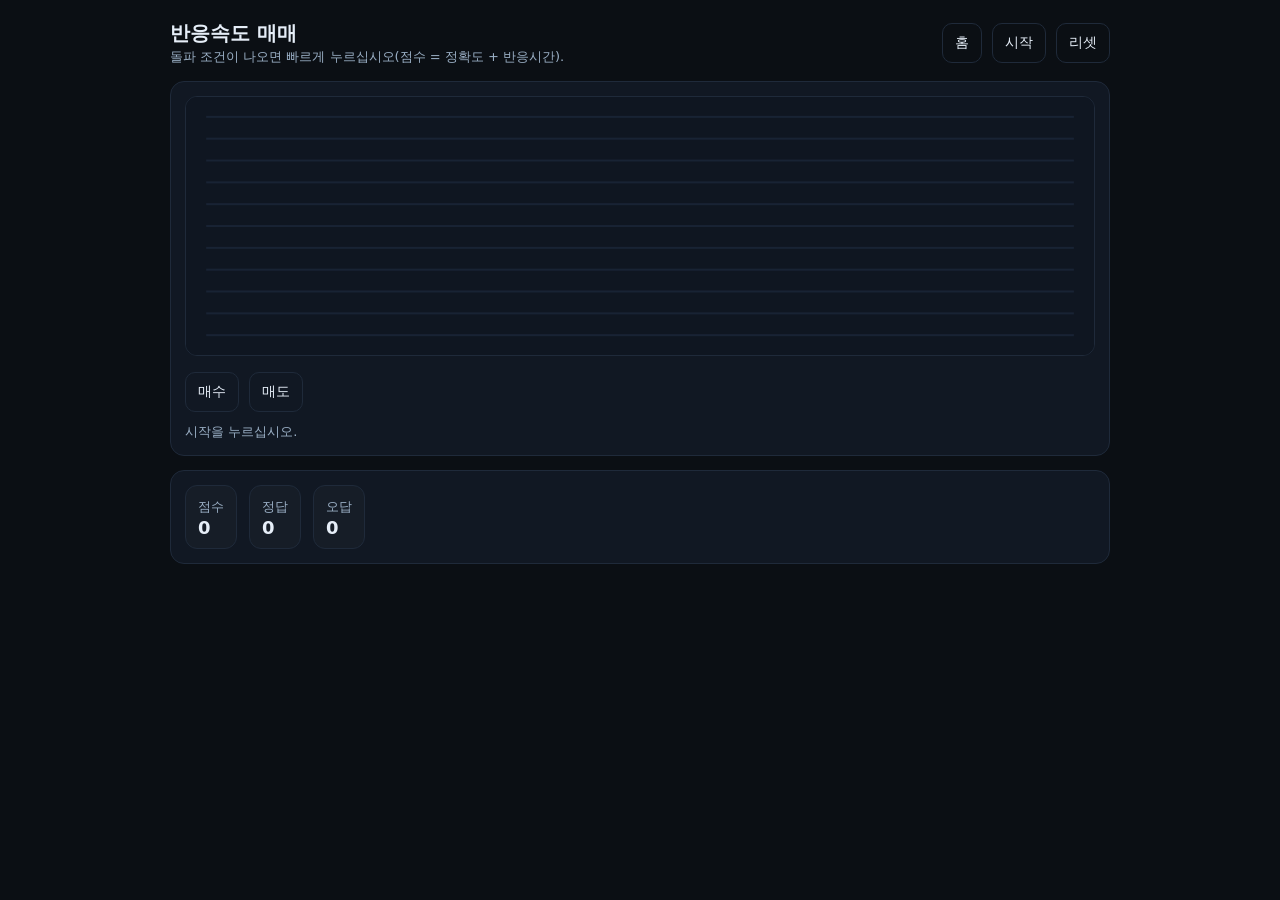
<file: mini/reaction/index.html>
<!doctype html>
<html lang="ko">
<head>
  <meta charset="utf-8"/>
  <meta name="viewport" content="width=device-width,initial-scale=1"/>
  <title>반응속도 매매</title>
  <link rel="stylesheet" href="../mini.css"/>
</head>
<body>
  <div class="wrap">
    <div class="top">
      <div>
        <h1 style="margin:0;font-size:20px;">반응속도 매매</h1>
        <div class="muted">돌파 조건이 나오면 빠르게 누르십시오(점수 = 정확도 + 반응시간).</div>
      </div>
      <div class="row">
        <a class="btn" href="../../">홈</a>
        <button class="btn" id="btnStart">시작</button>
        <button class="btn" id="btnReset">리셋</button>
      </div>
    </div>

    <div class="card">
      <canvas id="cv" width="900" height="260"></canvas>
      <div class="row" style="margin-top:12px;">
        <button class="btn" id="btnBuy">매수</button>
        <button class="btn" id="btnSell">매도</button>
      </div>
      <div class="muted" id="msg" style="margin-top:10px;">시작을 누르십시오.</div>
    </div>

    <div class="card">
      <div class="kpi">
        <div class="box"><span class="muted">점수</span><b id="score">0</b></div>
        <div class="box"><span class="muted">정답</span><b id="ok">0</b></div>
        <div class="box"><span class="muted">오답</span><b id="no">0</b></div>
      </div>
    </div>
  </div>
<script src="app.js"></script>
</body>
</html>
</file>
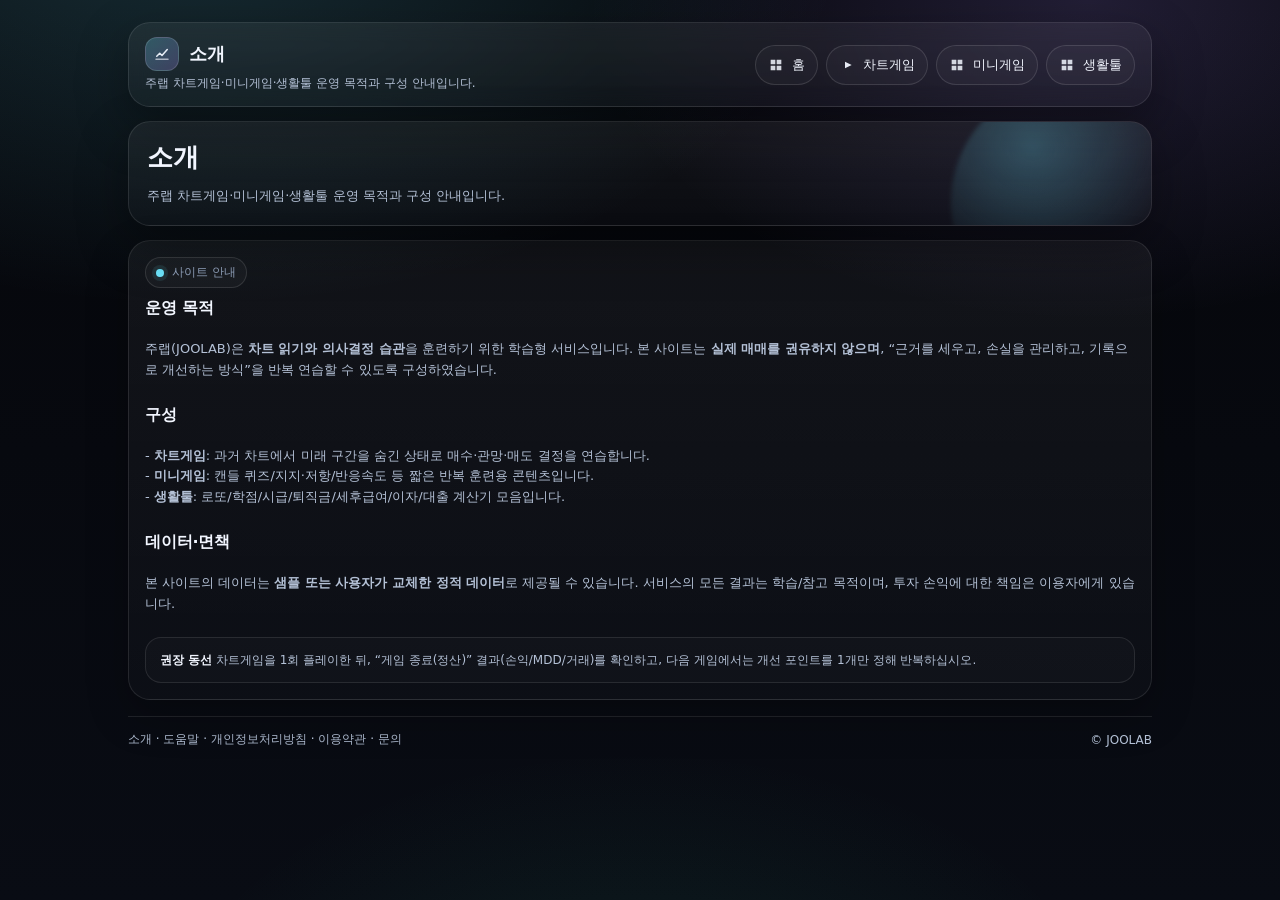
<file: about.html>
<!doctype html>
<html lang="ko">
<head>
  <meta charset="utf-8"/>
  <meta name="viewport" content="width=device-width,initial-scale=1"/>
  <title>소개 | 주랩 (JOOLAB)</title>
  <meta name="description" content="주랩(JOOLAB) 사이트 소개: 차트게임·미니게임·생활툴의 목적과 사용 방법을 안내합니다."/>
  <meta name="theme-color" content="#05060a"/>
  <link rel="stylesheet" href="home.css"/>
</head>
<body>
  <div class="wrap">
    <div class="header">
      <div class="brand">
        <div class="toprow">
          <span class="logo" aria-hidden="true"><svg width="18" height="18" viewBox="0 0 24 24" fill="none" aria-hidden="true">
  <path d="M5 15l4-4 3 3 7-8" stroke="currentColor" stroke-width="2" stroke-linecap="round" stroke-linejoin="round"/>
  <path d="M4 19h16" stroke="currentColor" stroke-width="2" stroke-linecap="round" opacity=".65"/>
</svg></span>
          <h1>소개</h1>
        </div>
        <div class="sub">주랩 차트게임·미니게임·생활툴 운영 목적과 구성 안내입니다.</div>
      </div>
      <div class="nav">
        <a class="btn pill" href="./"><svg width="16" height="16" viewBox="0 0 24 24" fill="none" aria-hidden="true">
  <path d="M4 4h7v7H4V4zm9 0h7v7h-7V4zM4 13h7v7H4v-7zm9 0h7v7h-7v-7z" fill="currentColor" opacity=".9"/>
</svg> 홈</a>
        <a class="btn pill" href="chartgame/"><svg width="16" height="16" viewBox="0 0 24 24" fill="none" aria-hidden="true">
  <path d="M9 7l10 5-10 5V7z" fill="currentColor"/>
</svg> 차트게임</a>
        <a class="btn pill" href="games/"><svg width="16" height="16" viewBox="0 0 24 24" fill="none" aria-hidden="true">
  <path d="M4 4h7v7H4V4zm9 0h7v7h-7V4zM4 13h7v7H4v-7zm9 0h7v7h-7v-7z" fill="currentColor" opacity=".9"/>
</svg> 미니게임</a>
        <a class="btn pill" href="life/"><svg width="16" height="16" viewBox="0 0 24 24" fill="none" aria-hidden="true">
  <path d="M4 4h7v7H4V4zm9 0h7v7h-7V4zM4 13h7v7H4v-7zm9 0h7v7h-7v-7z" fill="currentColor" opacity=".9"/>
</svg> 생활툴</a>
      </div>
    </div>

    <div class="hero">
      <h2>소개</h2>
      <p>주랩 차트게임·미니게임·생활툴 운영 목적과 구성 안내입니다.</p>
    </div>

    <div class="grid" style="margin-top:14px;" aria-label="사이트 안내">
      <div class="card" style="grid-column:span 12;">
        <div class="badge"><span class="dot"></span> 사이트 안내</div>
        
<h3 style="margin:0;">운영 목적</h3>
<p style="margin-top:10px;">
  주랩(JOOLAB)은 <b>차트 읽기와 의사결정 습관</b>을 훈련하기 위한 학습형 서비스입니다. 본 사이트는 <b>실제 매매를 권유하지 않으며</b>,
  “근거를 세우고, 손실을 관리하고, 기록으로 개선하는 방식”을 반복 연습할 수 있도록 구성하였습니다.
</p>

<h3 style="margin:14px 0 0 0;">구성</h3>
<p style="margin-top:10px;">
  - <b>차트게임</b>: 과거 차트에서 미래 구간을 숨긴 상태로 매수·관망·매도 결정을 연습합니다.<br/>
  - <b>미니게임</b>: 캔들 퀴즈/지지·저항/반응속도 등 짧은 반복 훈련용 콘텐츠입니다.<br/>
  - <b>생활툴</b>: 로또/학점/시급/퇴직금/세후급여/이자/대출 계산기 모음입니다.
</p>

<h3 style="margin:14px 0 0 0;">데이터·면책</h3>
<p style="margin-top:10px;">
  본 사이트의 데이터는 <b>샘플 또는 사용자가 교체한 정적 데이터</b>로 제공될 수 있습니다. 서비스의 모든 결과는 학습/참고 목적이며,
  투자 손익에 대한 책임은 이용자에게 있습니다.
</p>

<div class="note" style="margin-top:12px;">
  <b>권장 동선</b> 차트게임을 1회 플레이한 뒤, “게임 종료(정산)” 결과(손익/MDD/거래)를 확인하고,
  다음 게임에서는 개선 포인트를 1개만 정해 반복하십시오.
</div>

      </div>
    </div>

    <div class="hr"></div>
    <div class="footer">
      <div>
        <a href="about.html">소개</a> ·
        <a href="help/">도움말</a> ·
        <a href="privacy.html">개인정보처리방침</a> ·
        <a href="terms.html">이용약관</a> ·
        <a href="contact.html">문의</a>
      </div>
      <div>© JOOLAB</div>
    </div>
  </div>
</body>
</html>
</file>
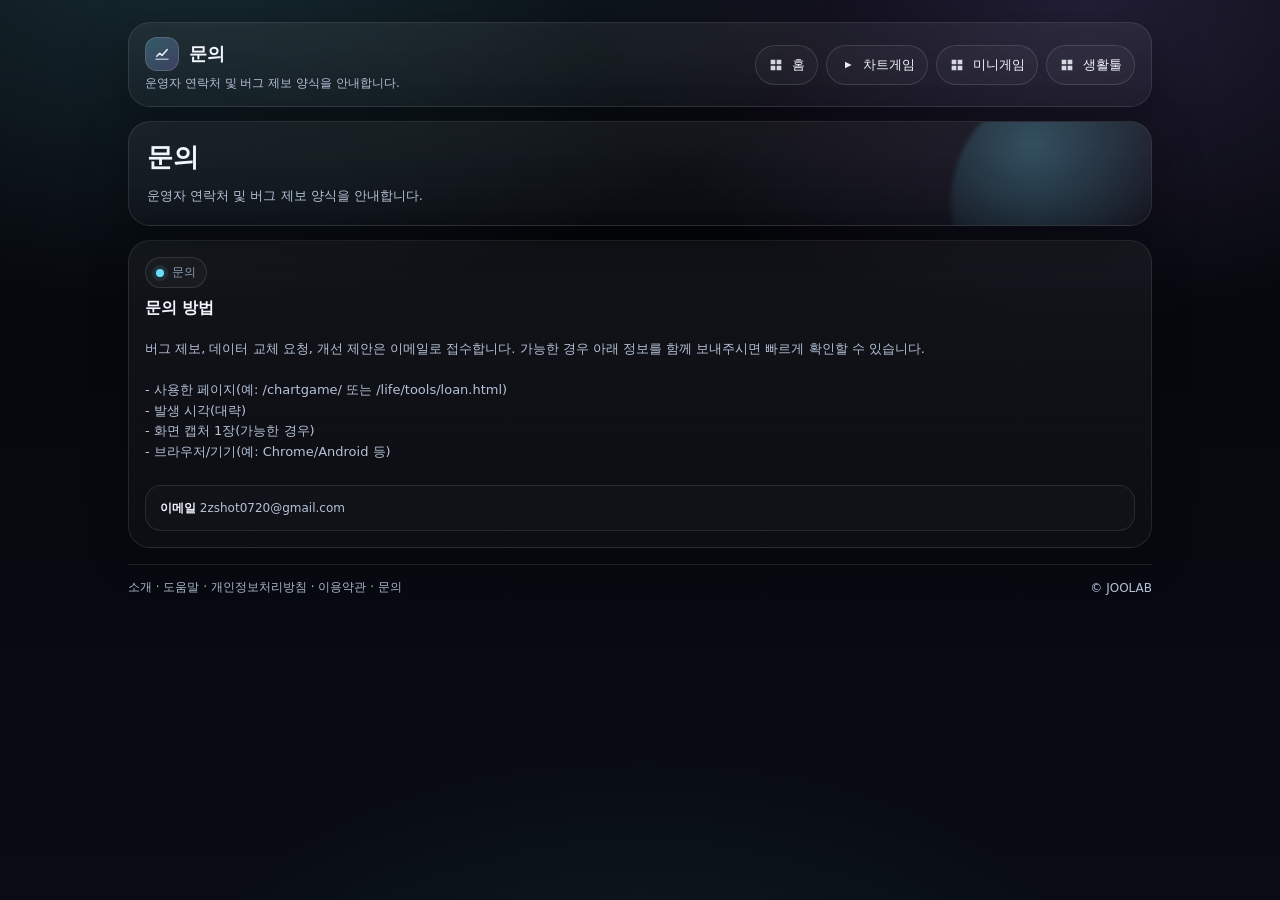
<file: contact.html>
<!doctype html>
<html lang="ko">
<head>
  <meta charset="utf-8"/>
  <meta name="viewport" content="width=device-width,initial-scale=1"/>
  <title>문의 | 주랩 (JOOLAB)</title>
  <meta name="description" content="주랩(JOOLAB) 문의: 운영자 이메일 및 버그 제보 시 필요한 정보를 안내합니다."/>
  <meta name="theme-color" content="#05060a"/>
  <link rel="stylesheet" href="home.css"/>
</head>
<body>
  <div class="wrap">
    <div class="header">
      <div class="brand">
        <div class="toprow">
          <span class="logo" aria-hidden="true"><svg width="18" height="18" viewBox="0 0 24 24" fill="none" aria-hidden="true">
  <path d="M5 15l4-4 3 3 7-8" stroke="currentColor" stroke-width="2" stroke-linecap="round" stroke-linejoin="round"/>
  <path d="M4 19h16" stroke="currentColor" stroke-width="2" stroke-linecap="round" opacity=".65"/>
</svg></span>
          <h1>문의</h1>
        </div>
        <div class="sub">운영자 연락처 및 버그 제보 양식을 안내합니다.</div>
      </div>
      <div class="nav">
        <a class="btn pill" href="./"><svg width="16" height="16" viewBox="0 0 24 24" fill="none" aria-hidden="true">
  <path d="M4 4h7v7H4V4zm9 0h7v7h-7V4zM4 13h7v7H4v-7zm9 0h7v7h-7v-7z" fill="currentColor" opacity=".9"/>
</svg> 홈</a>
        <a class="btn pill" href="chartgame/"><svg width="16" height="16" viewBox="0 0 24 24" fill="none" aria-hidden="true">
  <path d="M9 7l10 5-10 5V7z" fill="currentColor"/>
</svg> 차트게임</a>
        <a class="btn pill" href="games/"><svg width="16" height="16" viewBox="0 0 24 24" fill="none" aria-hidden="true">
  <path d="M4 4h7v7H4V4zm9 0h7v7h-7V4zM4 13h7v7H4v-7zm9 0h7v7h-7v-7z" fill="currentColor" opacity=".9"/>
</svg> 미니게임</a>
        <a class="btn pill" href="life/"><svg width="16" height="16" viewBox="0 0 24 24" fill="none" aria-hidden="true">
  <path d="M4 4h7v7H4V4zm9 0h7v7h-7V4zM4 13h7v7H4v-7zm9 0h7v7h-7v-7z" fill="currentColor" opacity=".9"/>
</svg> 생활툴</a>
      </div>
    </div>

    <div class="hero">
      <h2>문의</h2>
      <p>운영자 연락처 및 버그 제보 양식을 안내합니다.</p>
    </div>

    <div class="grid" style="margin-top:14px;" aria-label="문의">
      <div class="card" style="grid-column:span 12;">
        <div class="badge"><span class="dot"></span> 문의</div>
        
<h3 style="margin:0;">문의 방법</h3>
<p style="margin-top:10px;">
  버그 제보, 데이터 교체 요청, 개선 제안은 이메일로 접수합니다. 가능한 경우 아래 정보를 함께 보내주시면 빠르게 확인할 수 있습니다.
</p>
<p style="margin-top:10px;">
  - 사용한 페이지(예: /chartgame/ 또는 /life/tools/loan.html)<br/>
  - 발생 시각(대략)<br/>
  - 화면 캡처 1장(가능한 경우)<br/>
  - 브라우저/기기(예: Chrome/Android 등)
</p>

<div class="note" style="margin-top:12px;">
  <b>이메일</b> <a href="mailto:2zshot0720@gmail.com">2zshot0720@gmail.com</a>
</div>

      </div>
    </div>

    <div class="hr"></div>
    <div class="footer">
      <div>
        <a href="about.html">소개</a> ·
        <a href="help/">도움말</a> ·
        <a href="privacy.html">개인정보처리방침</a> ·
        <a href="terms.html">이용약관</a> ·
        <a href="contact.html">문의</a>
      </div>
      <div>© JOOLAB</div>
    </div>
  </div>
</body>
</html>
</file>
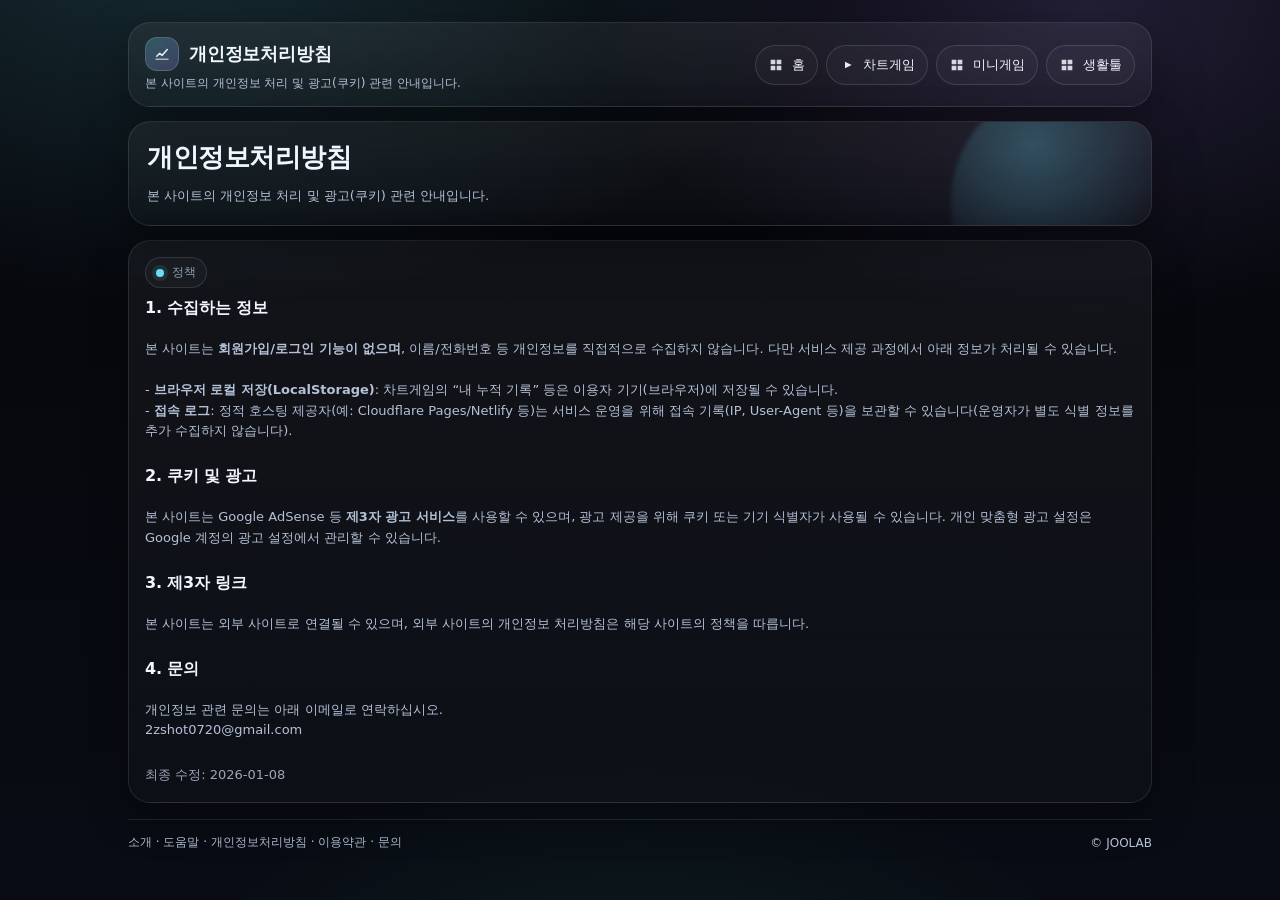
<file: privacy.html>
<!doctype html>
<html lang="ko">
<head>
  <meta charset="utf-8"/>
  <meta name="viewport" content="width=device-width,initial-scale=1"/>
  <title>개인정보처리방침 | 주랩 (JOOLAB)</title>
  <meta name="description" content="주랩(JOOLAB) 개인정보처리방침: 로컬 저장, 쿠키/광고, 접속 로그 처리에 대한 안내."/>
  <meta name="theme-color" content="#05060a"/>
  <link rel="stylesheet" href="home.css"/>
</head>
<body>
  <div class="wrap">
    <div class="header">
      <div class="brand">
        <div class="toprow">
          <span class="logo" aria-hidden="true"><svg width="18" height="18" viewBox="0 0 24 24" fill="none" aria-hidden="true">
  <path d="M5 15l4-4 3 3 7-8" stroke="currentColor" stroke-width="2" stroke-linecap="round" stroke-linejoin="round"/>
  <path d="M4 19h16" stroke="currentColor" stroke-width="2" stroke-linecap="round" opacity=".65"/>
</svg></span>
          <h1>개인정보처리방침</h1>
        </div>
        <div class="sub">본 사이트의 개인정보 처리 및 광고(쿠키) 관련 안내입니다.</div>
      </div>
      <div class="nav">
        <a class="btn pill" href="./"><svg width="16" height="16" viewBox="0 0 24 24" fill="none" aria-hidden="true">
  <path d="M4 4h7v7H4V4zm9 0h7v7h-7V4zM4 13h7v7H4v-7zm9 0h7v7h-7v-7z" fill="currentColor" opacity=".9"/>
</svg> 홈</a>
        <a class="btn pill" href="chartgame/"><svg width="16" height="16" viewBox="0 0 24 24" fill="none" aria-hidden="true">
  <path d="M9 7l10 5-10 5V7z" fill="currentColor"/>
</svg> 차트게임</a>
        <a class="btn pill" href="games/"><svg width="16" height="16" viewBox="0 0 24 24" fill="none" aria-hidden="true">
  <path d="M4 4h7v7H4V4zm9 0h7v7h-7V4zM4 13h7v7H4v-7zm9 0h7v7h-7v-7z" fill="currentColor" opacity=".9"/>
</svg> 미니게임</a>
        <a class="btn pill" href="life/"><svg width="16" height="16" viewBox="0 0 24 24" fill="none" aria-hidden="true">
  <path d="M4 4h7v7H4V4zm9 0h7v7h-7V4zM4 13h7v7H4v-7zm9 0h7v7h-7v-7z" fill="currentColor" opacity=".9"/>
</svg> 생활툴</a>
      </div>
    </div>

    <div class="hero">
      <h2>개인정보처리방침</h2>
      <p>본 사이트의 개인정보 처리 및 광고(쿠키) 관련 안내입니다.</p>
    </div>

    <div class="grid" style="margin-top:14px;" aria-label="정책">
      <div class="card" style="grid-column:span 12;">
        <div class="badge"><span class="dot"></span> 정책</div>
        
<h3 style="margin:0;">1. 수집하는 정보</h3>
<p style="margin-top:10px;">
  본 사이트는 <b>회원가입/로그인 기능이 없으며</b>, 이름/전화번호 등 개인정보를 직접적으로 수집하지 않습니다.
  다만 서비스 제공 과정에서 아래 정보가 처리될 수 있습니다.
</p>
<p style="margin-top:10px;">
  - <b>브라우저 로컬 저장(LocalStorage)</b>: 차트게임의 “내 누적 기록” 등은 이용자 기기(브라우저)에 저장될 수 있습니다.<br/>
  - <b>접속 로그</b>: 정적 호스팅 제공자(예: Cloudflare Pages/Netlify 등)는 서비스 운영을 위해 접속 기록(IP, User-Agent 등)을
  보관할 수 있습니다(운영자가 별도 식별 정보를 추가 수집하지 않습니다).
</p>

<h3 style="margin:14px 0 0 0;">2. 쿠키 및 광고</h3>
<p style="margin-top:10px;">
  본 사이트는 Google AdSense 등 <b>제3자 광고 서비스</b>를 사용할 수 있으며, 광고 제공을 위해 쿠키 또는 기기 식별자가 사용될 수 있습니다.
  개인 맞춤형 광고 설정은 Google 계정의 광고 설정에서 관리할 수 있습니다.
</p>

<h3 style="margin:14px 0 0 0;">3. 제3자 링크</h3>
<p style="margin-top:10px;">
  본 사이트는 외부 사이트로 연결될 수 있으며, 외부 사이트의 개인정보 처리방침은 해당 사이트의 정책을 따릅니다.
</p>

<h3 style="margin:14px 0 0 0;">4. 문의</h3>
<p style="margin-top:10px;">
  개인정보 관련 문의는 아래 이메일로 연락하십시오.<br/>
  <a href="mailto:2zshot0720@gmail.com">2zshot0720@gmail.com</a>
</p>

<p style="opacity:.85;font-size:13px;margin-top:14px;">최종 수정: 2026-01-08</p>

      </div>
    </div>

    <div class="hr"></div>
    <div class="footer">
      <div>
        <a href="about.html">소개</a> ·
        <a href="help/">도움말</a> ·
        <a href="privacy.html">개인정보처리방침</a> ·
        <a href="terms.html">이용약관</a> ·
        <a href="contact.html">문의</a>
      </div>
      <div>© JOOLAB</div>
    </div>
  </div>
</body>
</html>
</file>
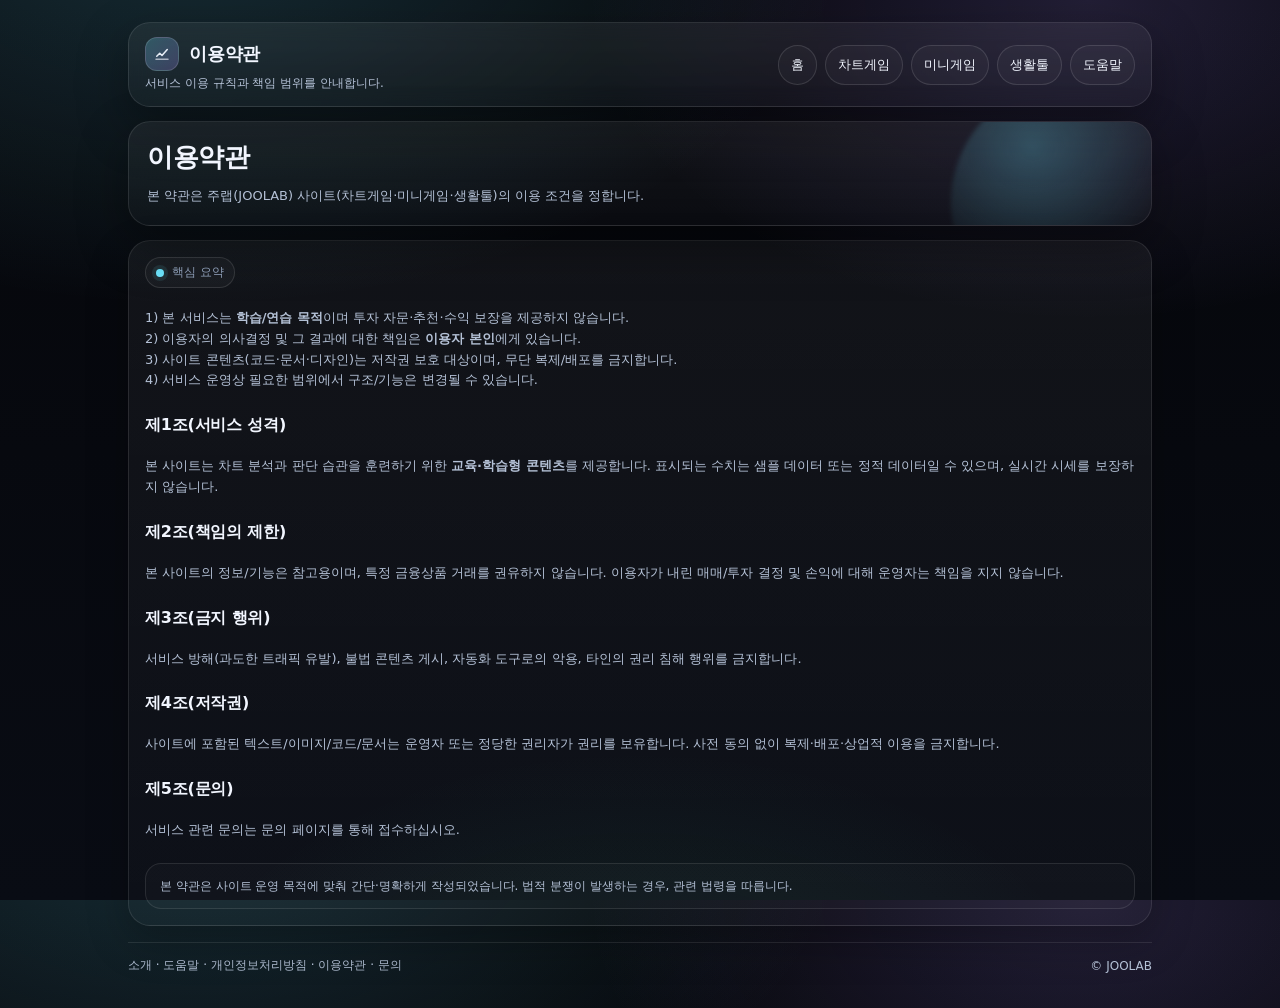
<file: terms.html>
<!doctype html>
<html lang="ko">
<head>
  <meta charset="utf-8"/>
  <meta name="viewport" content="width=device-width,initial-scale=1"/>
  <title>이용약관 | 주랩 (JOOLAB)</title>
  <meta name="description" content="주랩(JOOLAB) 이용약관. 서비스 이용 범위, 책임 제한, 금지 행위, 저작권, 문의 방법을 안내합니다."/>
  <meta name="theme-color" content="#05060a"/>
  <link rel="stylesheet" href="home.css"/>
</head>
<body>
  <div class="wrap">
    <div class="header">
      <div class="brand">
        <div class="toprow">
          <span class="logo" aria-hidden="true"><svg width="18" height="18" viewBox="0 0 24 24" fill="none" aria-hidden="true">
  <path d="M5 15l4-4 3 3 7-8" stroke="currentColor" stroke-width="2" stroke-linecap="round" stroke-linejoin="round"/>
  <path d="M4 19h16" stroke="currentColor" stroke-width="2" stroke-linecap="round" opacity=".65"/>
</svg></span>
          <h1>이용약관</h1>
        </div>
        <div class="sub">서비스 이용 규칙과 책임 범위를 안내합니다.</div>
      </div>
      <div class="nav">
        <a class="btn pill" href="./">홈</a>
        <a class="btn pill" href="chartgame/">차트게임</a>
        <a class="btn pill" href="games/">미니게임</a>
        <a class="btn pill" href="life/">생활툴</a>
        <a class="btn pill" href="help/">도움말</a>
      </div>
    </div>

    <div class="hero">
      <h2>이용약관</h2>
      <p>본 약관은 주랩(JOOLAB) 사이트(차트게임·미니게임·생활툴)의 이용 조건을 정합니다.</p>
    </div>

    <div class="grid" style="margin-top:14px;" aria-label="약관">
      <div class="card" style="grid-column:span 12;">
        <div class="badge"><span class="dot"></span> 핵심 요약</div>
        <p style="margin-top:10px;">
          1) 본 서비스는 <b>학습/연습 목적</b>이며 투자 자문·추천·수익 보장을 제공하지 않습니다.<br/>
          2) 이용자의 의사결정 및 그 결과에 대한 책임은 <b>이용자 본인</b>에게 있습니다.<br/>
          3) 사이트 콘텐츠(코드·문서·디자인)는 저작권 보호 대상이며, 무단 복제/배포를 금지합니다.<br/>
          4) 서비스 운영상 필요한 범위에서 구조/기능은 변경될 수 있습니다.
        </p>

        <h3 style="margin:14px 0 0 0;">제1조(서비스 성격)</h3>
        <p style="margin-top:10px;">
          본 사이트는 차트 분석과 판단 습관을 훈련하기 위한 <b>교육·학습형 콘텐츠</b>를 제공합니다.
          표시되는 수치는 샘플 데이터 또는 정적 데이터일 수 있으며, 실시간 시세를 보장하지 않습니다.
        </p>

        <h3 style="margin:14px 0 0 0;">제2조(책임의 제한)</h3>
        <p style="margin-top:10px;">
          본 사이트의 정보/기능은 참고용이며, 특정 금융상품 거래를 권유하지 않습니다.
          이용자가 내린 매매/투자 결정 및 손익에 대해 운영자는 책임을 지지 않습니다.
        </p>

        <h3 style="margin:14px 0 0 0;">제3조(금지 행위)</h3>
        <p style="margin-top:10px;">
          서비스 방해(과도한 트래픽 유발), 불법 콘텐츠 게시, 자동화 도구로의 악용, 타인의 권리 침해 행위를 금지합니다.
        </p>

        <h3 style="margin:14px 0 0 0;">제4조(저작권)</h3>
        <p style="margin-top:10px;">
          사이트에 포함된 텍스트/이미지/코드/문서는 운영자 또는 정당한 권리자가 권리를 보유합니다.
          사전 동의 없이 복제·배포·상업적 이용을 금지합니다.
        </p>

        <h3 style="margin:14px 0 0 0;">제5조(문의)</h3>
        <p style="margin-top:10px;">
          서비스 관련 문의는 <a href="contact.html">문의 페이지</a>를 통해 접수하십시오.
        </p>

        <div class="note" style="margin-top:12px;">
          본 약관은 사이트 운영 목적에 맞춰 간단·명확하게 작성되었습니다. 법적 분쟁이 발생하는 경우, 관련 법령을 따릅니다.
        </div>
      </div>
    </div>

    <div class="hr"></div>
    <div class="footer">
      <div>
        <a href="about.html">소개</a> ·
        <a href="help/">도움말</a> ·
        <a href="privacy.html">개인정보처리방침</a> ·
        <a href="terms.html">이용약관</a> ·
        <a href="contact.html">문의</a>
      </div>
      <div>© JOOLAB</div>
    </div>
  </div>
</body>
</html>
</file>
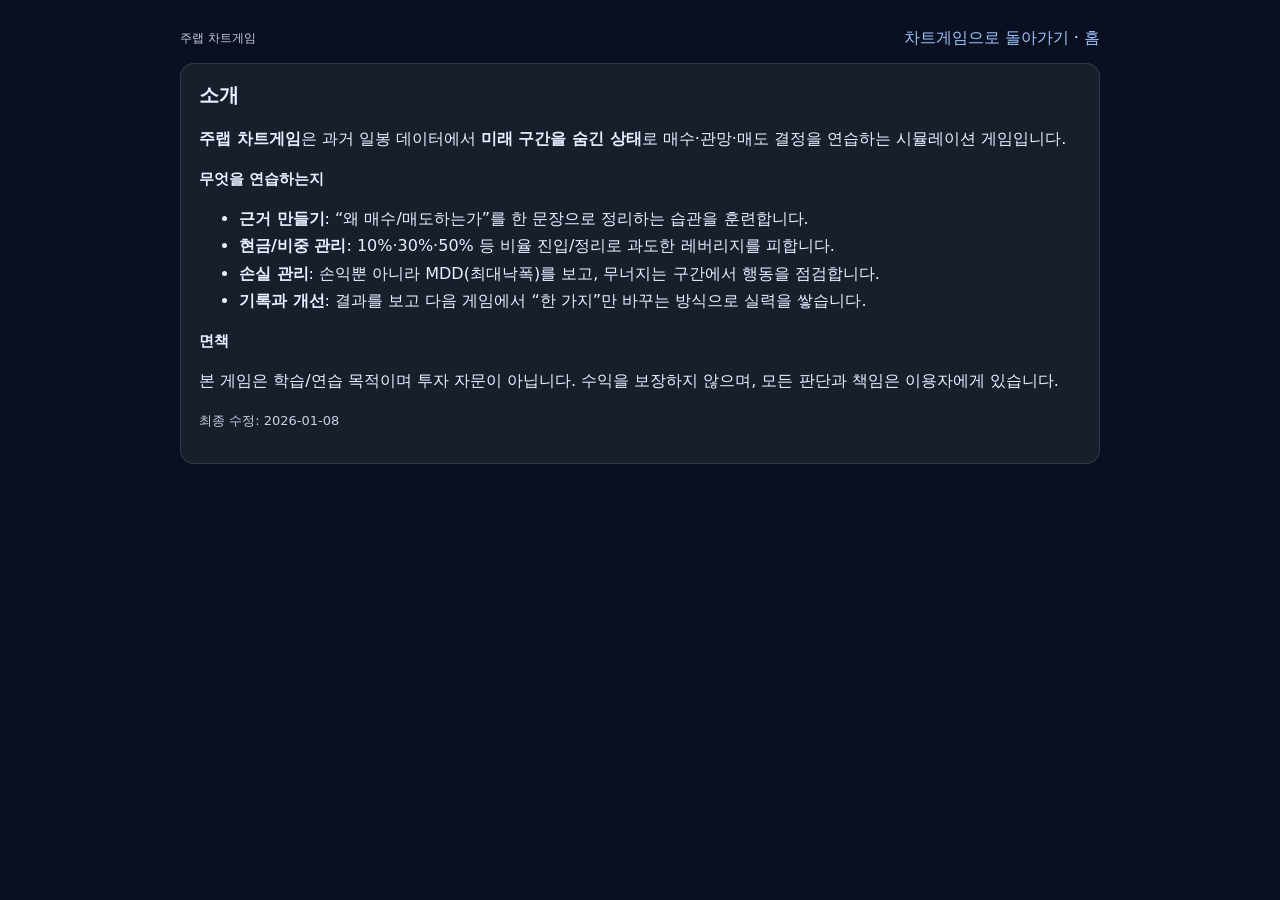
<file: chartgame/about.html>
<!doctype html>
<html lang="ko">
<head>
  <meta charset="utf-8" />
  <meta name="viewport" content="width=device-width, initial-scale=1" />
  <title>소개 | 주랩 차트게임</title>
  <style>
    body{font-family:system-ui,-apple-system,Segoe UI,Roboto,"Noto Sans KR",Helvetica,Arial,sans-serif; margin:0; background:#0b1020; color:#eaf0ff;}
    .wrap{max-width:920px; margin:0 auto; padding:28px 18px 54px;}
    a{color:#9cc3ff; text-decoration:none}
    a:hover{text-decoration:underline}
    .card{background:rgba(255,255,255,0.06); border:1px solid rgba(255,255,255,0.12); border-radius:14px; padding:18px;}
    h1{font-size:20px; margin:0 0 12px}
    h2{font-size:15px; margin:18px 0 8px}
    p,li{line-height:1.7}
    .top{display:flex; justify-content:space-between; align-items:center; gap:10px; margin-bottom:14px; flex-wrap:wrap;}
    .badge{font-size:12px; opacity:.85}
    .muted{opacity:.85; font-size:13px}
  </style>
</head>
<body>
  <div class="wrap">
    <div class="top">
      <div class="badge">주랩 차트게임</div>
      <div>
        <a href="index.html">차트게임으로 돌아가기</a> ·
        <a href="/">홈</a>
      </div>
    </div>
    <div class="card">
      <h1>소개</h1>
      
<p><b>주랩 차트게임</b>은 과거 일봉 데이터에서 <b>미래 구간을 숨긴 상태</b>로 매수·관망·매도 결정을 연습하는 시뮬레이션 게임입니다.</p>

<h2>무엇을 연습하는지</h2>
<ul>
  <li><b>근거 만들기</b>: “왜 매수/매도하는가”를 한 문장으로 정리하는 습관을 훈련합니다.</li>
  <li><b>현금/비중 관리</b>: 10%·30%·50% 등 비율 진입/정리로 과도한 레버리지를 피합니다.</li>
  <li><b>손실 관리</b>: 손익뿐 아니라 MDD(최대낙폭)를 보고, 무너지는 구간에서 행동을 점검합니다.</li>
  <li><b>기록과 개선</b>: 결과를 보고 다음 게임에서 “한 가지”만 바꾸는 방식으로 실력을 쌓습니다.</li>
</ul>

<h2>면책</h2>
<p>본 게임은 학습/연습 목적이며 투자 자문이 아닙니다. 수익을 보장하지 않으며, 모든 판단과 책임은 이용자에게 있습니다.</p>

      <p class="muted" style="margin-top:16px;">최종 수정: 2026-01-08</p>
    </div>
  </div>
</body>
</html>
</file>
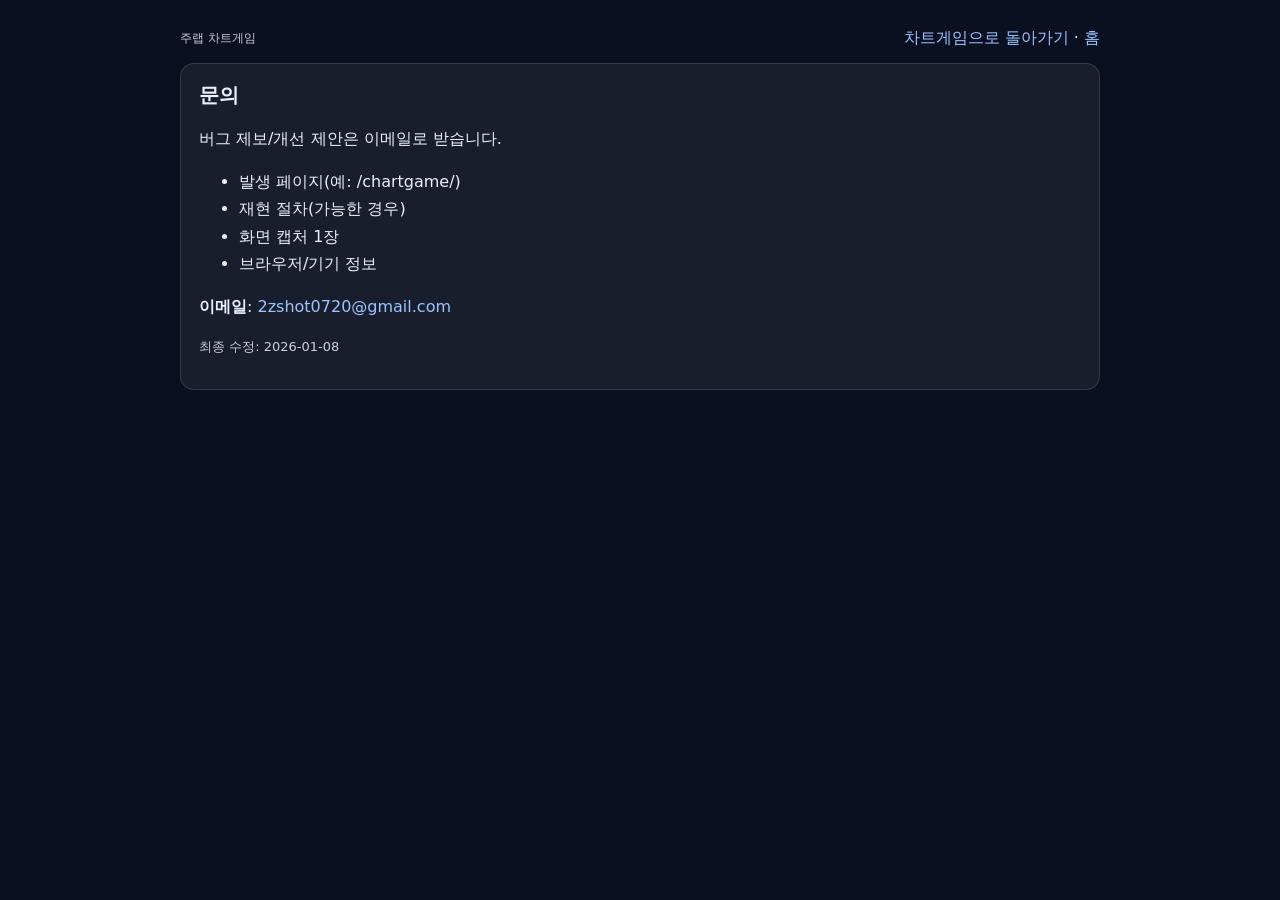
<file: chartgame/contact.html>
<!doctype html>
<html lang="ko">
<head>
  <meta charset="utf-8" />
  <meta name="viewport" content="width=device-width, initial-scale=1" />
  <title>문의 | 주랩 차트게임</title>
  <style>
    body{font-family:system-ui,-apple-system,Segoe UI,Roboto,"Noto Sans KR",Helvetica,Arial,sans-serif; margin:0; background:#0b1020; color:#eaf0ff;}
    .wrap{max-width:920px; margin:0 auto; padding:28px 18px 54px;}
    a{color:#9cc3ff; text-decoration:none}
    a:hover{text-decoration:underline}
    .card{background:rgba(255,255,255,0.06); border:1px solid rgba(255,255,255,0.12); border-radius:14px; padding:18px;}
    h1{font-size:20px; margin:0 0 12px}
    h2{font-size:15px; margin:18px 0 8px}
    p,li{line-height:1.7}
    .top{display:flex; justify-content:space-between; align-items:center; gap:10px; margin-bottom:14px; flex-wrap:wrap;}
    .badge{font-size:12px; opacity:.85}
    .muted{opacity:.85; font-size:13px}
  </style>
</head>
<body>
  <div class="wrap">
    <div class="top">
      <div class="badge">주랩 차트게임</div>
      <div>
        <a href="index.html">차트게임으로 돌아가기</a> ·
        <a href="/">홈</a>
      </div>
    </div>
    <div class="card">
      <h1>문의</h1>
      
<p>버그 제보/개선 제안은 이메일로 받습니다.</p>
<ul>
  <li>발생 페이지(예: /chartgame/)</li>
  <li>재현 절차(가능한 경우)</li>
  <li>화면 캡처 1장</li>
  <li>브라우저/기기 정보</li>
</ul>
<p><b>이메일</b>: <a href="mailto:2zshot0720@gmail.com">2zshot0720@gmail.com</a></p>

      <p class="muted" style="margin-top:16px;">최종 수정: 2026-01-08</p>
    </div>
  </div>
</body>
</html>
</file>
<file: home.css>
:root{
  --bg0:#05060a;
  --bg1:#090c14;
  --card: rgba(255,255,255,.05);
  --card2: rgba(255,255,255,.035);
  --line: rgba(255,255,255,.10);
  --text:#F2F6FF;
  --muted:#B4C1D6;
  --soft:#93A4BE;

  --a1:#6EE7FF;
  --a2:#A78BFA;
  --a3:#34D399;

  --radius:18px;
  --radius2:22px;
  --shadow: 0 20px 50px rgba(0,0,0,.35);
}

*{box-sizing:border-box}
html,body{height:100%}
body{
  margin:0;
  font-family: ui-sans-serif, system-ui, -apple-system, Segoe UI, Roboto, "Noto Sans KR", "Apple SD Gothic Neo", sans-serif;
  color:var(--text);
  background:
    radial-gradient(1200px 720px at 15% -10%, rgba(110,231,255,.18), transparent 55%),
    radial-gradient(1000px 640px at 85% 0%, rgba(167,139,250,.18), transparent 50%),
    radial-gradient(900px 600px at 50% 120%, rgba(52,211,153,.10), transparent 55%),
    linear-gradient(180deg, var(--bg0), var(--bg1));
}

a{color:inherit;text-decoration:none}
.wrap{max-width:1060px;margin:0 auto;padding:22px 18px 34px}

.header{
  display:flex;align-items:center;justify-content:space-between;gap:12px;flex-wrap:wrap;
  padding:14px 16px;
  border:1px solid var(--line);
  border-radius: var(--radius2);
  background: linear-gradient(180deg, rgba(255,255,255,.06), rgba(255,255,255,.03));
  box-shadow: var(--shadow);
  backdrop-filter: blur(10px);
}
.brand{display:flex;flex-direction:column;gap:4px}
.brand .toprow{display:flex;align-items:center;gap:10px;flex-wrap:wrap}
.logo{
  width:34px;height:34px;border-radius:12px;
  background: linear-gradient(135deg, rgba(110,231,255,.25), rgba(167,139,250,.25));
  border:1px solid rgba(255,255,255,.14);
  display:inline-flex;align-items:center;justify-content:center;
}
.logo svg{opacity:.95}
.brand h1{margin:0;font-size:18px;letter-spacing:-.2px}
.brand .sub{font-size:12px;color:var(--muted)}
.chips{display:flex;gap:8px;flex-wrap:wrap}
.chip{
  display:inline-flex;align-items:center;gap:6px;
  padding:6px 10px;border-radius:999px;
  border:1px solid rgba(255,255,255,.12);
  background: rgba(255,255,255,.03);
  color:var(--soft);
  font-size:12px;
}
.nav{display:flex;gap:8px;flex-wrap:wrap}
.btn{
  display:inline-flex;align-items:center;justify-content:center;gap:8px;
  padding:10px 12px;
  border-radius:14px;
  border:1px solid rgba(255,255,255,.12);
  background: rgba(255,255,255,.03);
  font-size:13px;
  transition: transform .10s ease, border-color .15s ease, background .15s ease;
}
.btn:hover{transform:translateY(-1px);border-color:rgba(255,255,255,.22);background:rgba(255,255,255,.05)}
.btn.primary{
  border-color:rgba(110,231,255,.42);
  background: linear-gradient(180deg, rgba(110,231,255,.18), rgba(255,255,255,.03));
}
.btn.pill{border-radius:999px}
.btn svg{opacity:.95}

.hero{
  margin-top:14px;
  border:1px solid rgba(255,255,255,.10);
  border-radius: var(--radius2);
  background:
    linear-gradient(180deg, rgba(255,255,255,.06), rgba(255,255,255,.02));
  box-shadow: var(--shadow);
  padding:18px;
  position:relative;
  overflow:hidden;
}
.hero:before{
  content:"";
  position:absolute;inset:-40px -40px auto auto;
  width:240px;height:240px;border-radius:999px;
  background: radial-gradient(circle at 30% 30%, rgba(110,231,255,.25), transparent 60%);
  filter: blur(2px);
  transform: rotate(10deg);
}
.hero h2{margin:0;font-size:26px;letter-spacing:-.5px}
.hero p{margin:10px 0 0 0;color:var(--muted);font-size:13px;line-height:1.7;max-width:72ch}
.cta{display:flex;gap:10px;flex-wrap:wrap;margin-top:14px}
.kpis{
  display:flex;gap:10px;flex-wrap:wrap;margin-top:14px
}
.kpi{
  border:1px solid rgba(255,255,255,.10);
  background: rgba(0,0,0,.10);
  border-radius: 16px;
  padding:10px 12px;
  min-width:160px;
}
.kpi .t{font-size:12px;color:var(--soft)}
.kpi .v{font-size:16px;margin-top:4px}
.kpi .v b{font-weight:750}

.note{
  margin-top:14px;
  padding:12px 14px;
  border:1px solid rgba(255,255,255,.10);
  border-radius: 16px;
  background: rgba(255,255,255,.02);
  color: var(--muted);
  font-size:12px;
  line-height:1.7;
}
.note b{color:var(--text)}

.grid{display:grid;grid-template-columns:repeat(12,1fr);gap:14px;margin-top:14px}
.card{
  grid-column:span 6;
  border:1px solid rgba(255,255,255,.10);
  border-radius: var(--radius2);
  background: linear-gradient(180deg, rgba(255,255,255,.05), rgba(255,255,255,.02));
  box-shadow: 0 16px 40px rgba(0,0,0,.25);
  padding:16px;
  display:flex;flex-direction:column;gap:10px;
  min-height:168px;
}
.card h3{margin:0;font-size:16px;letter-spacing:-.2px}
.card p{margin:0;color:var(--muted);font-size:13px;line-height:1.6}
.card .row{display:flex;gap:8px;flex-wrap:wrap;margin-top:auto}
.badge{
  display:inline-flex;align-items:center;gap:8px;
  padding:6px 10px;
  border-radius:999px;
  border:1px solid rgba(255,255,255,.12);
  background: rgba(255,255,255,.03);
  color: var(--soft);
  font-size:12px;
  width:fit-content;
}
.badge .dot{
  width:8px;height:8px;border-radius:50%;
  background: var(--a1);
  box-shadow: 0 0 0 4px rgba(110,231,255,.10);
}
.badge.purple .dot{background:var(--a2);box-shadow:0 0 0 4px rgba(167,139,250,.10)}
.badge.green .dot{background:var(--a3);box-shadow:0 0 0 4px rgba(52,211,153,.10)}

.hr{margin-top:16px;border-top:1px solid rgba(255,255,255,.10)}
.footer{
  margin-top:14px;
  display:flex;align-items:center;justify-content:space-between;gap:10px;flex-wrap:wrap;
  color:var(--muted);font-size:12px;
}
.footer a{opacity:.95}
.footer a:hover{opacity:1}

@media (max-width:820px){
  .card{grid-column:span 12}
  .hero h2{font-size:22px}
  .kpi{min-width:150px}
}
</file>
<file: chartgame/style.css>
:root{
  --bg:#0b0f17;
  --panel:#121a28;
  --panel2:#0f1623;
  --text:#e8eefc;
  --muted:#9fb0d0;
  --line:#22304a;
  --good:#37d67a;
  --bad:#ff5c7a;
  --warn:#ffd166;
  --btn:#1c2a45;
  --btn2:#24365a;
  --shadow: 0 10px 30px rgba(0,0,0,0.35);
  --radius:18px;
  --mono: ui-monospace, SFMono-Regular, Menlo, Monaco, Consolas, "Liberation Mono", "Courier New", monospace;
  --sans: system-ui, -apple-system, Segoe UI, Roboto, "Noto Sans KR", Arial, sans-serif;
}

*{box-sizing:border-box}
html,body{height:100%}
body{
  margin:0;
  font-family:var(--sans);
  background: radial-gradient(1200px 700px at 20% 0%, #17223a 0%, var(--bg) 60%);
  color:var(--text);
}
a{color:inherit}
.container{
  max-width:1180px;
  margin:0 auto;
  padding:18px 14px 24px;
}
.header{
  display:flex;
  align-items:center;
  justify-content:space-between;
  gap:12px;
  margin-bottom:14px;
}
.brand{
  display:flex;
  flex-direction:column;
  gap:4px;
}
.brand h1{
  font-size:20px;
  margin:0;
  letter-spacing:0.2px;
}
.brand .sub{
  font-size:12px;
  color:var(--muted);
}
.toolbar{
  display:flex;
  gap:8px;
  flex-wrap:wrap;
  align-items:center;
  justify-content:flex-end;
}
.btn{
  background:linear-gradient(180deg,var(--btn2),var(--btn));
  border:1px solid #2d3e63;
  color:var(--text);
  padding:10px 12px;
  border-radius:14px;
  box-shadow:var(--shadow);
  cursor:pointer;
  font-size:13px;
  line-height:1;
  transition: transform 0.05s ease;
}
.btn:active{transform: translateY(1px)}
.btn.secondary{
  background:transparent;
  border:1px solid var(--line);
  box-shadow:none;
}
.btn.danger{
  border-color:#5a2b3a;
  background:linear-gradient(180deg,#3a1822,#2a1219);
}
.btn.good{
  border-color:#2a5a3a;
  background:linear-gradient(180deg,#173a27,#122a1c);
}
.grid{
  display:grid;
  grid-template-columns: 1.35fr 0.65fr;
  gap:14px;
}
@media (max-width: 980px){
  .grid{grid-template-columns:1fr}
}

.panel{
  background:linear-gradient(180deg,var(--panel),var(--panel2));
  border:1px solid var(--line);
  border-radius:var(--radius);
  box-shadow:var(--shadow);
  overflow:hidden;
}
.panel .titlebar{
  display:flex;
  align-items:center;
  justify-content:space-between;
  padding:12px 14px;
  border-bottom:1px solid var(--line);
}
.titlebar .left{
  display:flex; flex-direction:column; gap:4px;
}
.titlebar .name{
  font-size:14px; font-weight:700; margin:0;
}
.titlebar .meta{
  font-size:12px; color:var(--muted);
}
.badge{
  font-size:11px;
  padding:6px 10px;
  border-radius:999px;
  border:1px solid var(--line);
  color:var(--muted);
  font-family:var(--mono);
}
.content{
  padding:12px 14px 14px;
}
.canvasWrap{
  position:relative;
  padding:0 0 10px;
}
canvas{
  width:100%;
  height:460px;
  background:rgba(0,0,0,0.15);
  border-radius:14px;
  border:1px solid rgba(255,255,255,0.06);
}
.smallnote{
  font-size:12px;
  color:var(--muted);
  margin-top:10px;
  line-height:1.4;
}

.cards{
  display:grid;
  grid-template-columns:1fr;
  gap:12px;
}
.kv .box{
  background:rgba(0,0,0,0.16);
  border:1px solid rgba(255,255,255,0.06);
  border-radius:14px;
  padding:10px 12px;

  min-width:0;
}

.kv .box .k{
  font-size:11px; color:var(--muted); margin:0 0 6px;
}
.kv .box .v.good{color:var(--good)}
.kv .box .v.bad{color:var(--bad)}

.orderRow{
  display:flex;
  gap:8px;
  flex-wrap:wrap;
  align-items:center;
  margin-top:10px;
}
.input{
  flex:1;
  min-width:140px;
  background:rgba(0,0,0,0.18);
  border:1px solid rgba(255,255,255,0.09);
  color:var(--text);
  padding:10px 12px;
  border-radius:14px;
  font-family:var(--mono);
  outline:none;
}
.orderBtns{
  display:flex;
  gap:8px;
  flex-wrap:wrap;
}
.table{
  width:100%;
  border-collapse:separate;
  border-spacing:0;
  font-size:12px;
  overflow:hidden;
  border-radius:14px;
  border:1px solid rgba(255,255,255,0.06);
}
.table th, .table td{
  padding:9px 10px;
  border-bottom:1px solid rgba(255,255,255,0.06);
  text-align:left;
}
.table th{
  font-size:11px;
  color:var(--muted);
  background:rgba(0,0,0,0.18);
}
.table tr:last-child td{border-bottom:none}
.table td.mono{font-family:var(--mono)}
.footer{
  margin-top:12px;
  color:var(--muted);
  font-size:12px;
  line-height:1.5;
}
.footer code{font-family:var(--mono); color:var(--text)}



/* ===== Mobile + Records + Percent Buttons (FINAL) ===== */
canvas{ height: clamp(320px, 52vh, 520px); }

.tableWrap{
  width:100%;
  overflow-x:auto;
  -webkit-overflow-scrolling: touch;
  border-radius:14px;
}
.table{ min-width: 720px; }

/* Bigger touch targets */
.btn{ padding: 12px 14px; border-radius:16px; font-size:14px; }
.input{ padding: 12px 14px; border-radius:16px; font-size:15px; }

/* Buy % buttons */
.pctRow{
  display:flex;
  gap:8px;
  flex-wrap:wrap;
  margin-top:10px;
}
.pctBtn{
  flex:1;
  min-width:70px;
  padding:10px 12px;
  border-radius:16px;
  border:1px solid rgba(255,255,255,0.10);
  background:rgba(0,0,0,0.14);
  color:var(--text);
  cursor:pointer;
  font-size:13px;
  line-height:1;
}
.pctBtn:active{ transform: translateY(1px); }

/* Records */
.recGrid{
  display:grid;
  grid-template-columns:1fr 1fr;
  gap:10px;
  margin-bottom:10px;
}
@media (max-width: 640px){
  .recGrid{ grid-template-columns:1fr; }
}

/* Mobile layout tuning */
@media (max-width: 640px){
  .container{ padding:14px 12px 18px; }
  .header{ flex-direction:column; align-items:flex-start; }
  .toolbar{ width:100%; justify-content:flex-start; }
  .brand h1{ font-size:18px; }
  .grid{ gap:12px; }
  .titlebar{ padding:10px 12px; }
  .content{ padding:10px 12px 12px; }
  .orderRow{ gap:10px; }
  .orderBtns{ width:100%; }
  .orderBtns .btn{ flex:1; }

  /* Panels hidden by default on mobile */
  .logPanel{ display:none; }
  body.log-open .logPanel{ display:block; }

  .recPanel{ display:none; }
  body.rec-open .recPanel{ display:block; }

  .hintLine{ display:block; }
}
@media (min-width: 641px){
  .hintLine{ display:none; }
}



/* Bankroll reset attention */
.pulse{animation:pulse 1s ease-in-out infinite;}
@keyframes pulse{0%{transform:scale(1);}50%{transform:scale(1.05);}100%{transform:scale(1);}}

.pctBtn.disabled{opacity:.45; pointer-events:none;}

/* Result modal */
.modal{position:fixed;inset:0;display:flex;align-items:center;justify-content:center;background:rgba(0,0,0,.55);z-index:9999;}
.modal.hidden{display:none;}
.modal-card{width:min(520px,92vw);background:#0f1733;border:1px solid rgba(255,255,255,.14);border-radius:16px;padding:16px 16px 14px;box-shadow:0 18px 60px rgba(0,0,0,.45);}
.modal-title{font-weight:800;font-size:18px;margin-bottom:10px;}
.modal-body{font-size:13px;line-height:1.55;color:rgba(255,255,255,.92);max-height:58vh;overflow:auto;border-top:1px solid rgba(255,255,255,.10);border-bottom:1px solid rgba(255,255,255,.10);padding:10px 2px;margin:10px 0 12px;}
.modal-actions{display:flex;justify-content:flex-end;gap:8px;}
.kv b{opacity:.9;}
.badge{display:inline-block;padding:2px 8px;border-radius:999px;border:1px solid rgba(255,255,255,.18);font-size:11px;opacity:.9;margin-right:6px;}
.hr{height:1px;background:rgba(255,255,255,.10);margin:10px 0;}

}

.pnl-pos{color:#ff4d4f !important;}
.pnl-neg{color:#3b82f6 !important;}

/* Numbers must never wrap */
.kv .box{min-width:0;}


@media (max-width: 520px){
  }

.pnl-pos{color:#ff4d4f !important;}
.pnl-neg{color:#3b82f6 !important;}
.pnl-zero{color:#cbd5e1 !important;}

.kv .box{
  min-width:0;
}
.kv .box .v{
  white-space:nowrap;
  word-break:keep-all;
  overflow:visible;
}

/* ===== Portfolio (포트폴리오) 2열×3줄 고정 ===== */
.kv .box{
  min-width:0 !important;
  width:100% !important;
}
.kv .box .t{
  white-space:nowrap !important;
  word-break:keep-all !important;
}
.kv .box .v{
  white-space:nowrap !important;
  word-break:keep-all !important;
  overflow:visible !important;
  text-overflow:clip !important;
}
.kv, .kv *{
  writing-mode:horizontal-tb !important;
}

/* ===== Portfolio 2열×3줄 고정 ===== */
.kv{
  display:grid !important;
  grid-template-columns: 1fr 1fr !important;
  gap:12px !important;
  width:100% !important;
}
.kv .box{
  min-width:0 !important;
  width:100% !important;
}
.kv .box .t{
  white-space:nowrap !important;
  word-break:keep-all !important;
}
.kv .box .v{
  white-space:nowrap !important;
  word-break:keep-all !important;
  overflow:visible !important;
  text-overflow:clip !important;
}


/* =========================
   Ad slot (차트 아래 배너 1개)
   - 게임(캔버스)과 완전 분리
   - 로딩 실패해도 레이아웃 고정
========================= */
.adWrap{
  margin-top:6px;
  margin-bottom:6px;
  display:flex;
  justify-content:center;
}
.adSlot{
  width:100%;
  min-height:90px; /* PC */
  border-radius:14px;
  background:rgba(255,255,255,0.03);
  border:1px dashed rgba(255,255,255,0.10);
  display:flex;
  align-items:center;
  justify-content:center;
  overflow:hidden;
}
@media (max-width: 640px){
  .adSlot{ min-height:60px; } /* Mobile */
}
</file>
<file: mini/mini.css>
:root{--bg:#0b0f14;--card:#111823;--text:#e6eef8;--muted:#9bb0c6;--line:#1f2a3a;--accent:#6ee7ff}
*{box-sizing:border-box}
body{margin:0;font-family:system-ui,-apple-system,Segoe UI,Roboto,'Noto Sans KR',sans-serif;background:var(--bg);color:var(--text)}
a{color:inherit;text-decoration:none}
.wrap{max-width:980px;margin:0 auto;padding:20px}
.top{display:flex;align-items:center;justify-content:space-between;gap:10px;flex-wrap:wrap}
.btn{display:inline-flex;align-items:center;justify-content:center;padding:10px 12px;border:1px solid var(--line);background:transparent;border-radius:10px;color:var(--text);font-size:14px}
.btn:hover{border-color:#2f3e55}
.card{background:var(--card);border:1px solid var(--line);border-radius:14px;padding:14px;margin-top:14px}
.muted{color:var(--muted);font-size:13px;line-height:1.5}
.row{display:flex;gap:10px;flex-wrap:wrap;align-items:center}
canvas{width:100%;height:260px;background:#0f1621;border:1px solid var(--line);border-radius:12px}
.kpi{display:flex;gap:12px;flex-wrap:wrap}
.kpi .box{border:1px solid var(--line);border-radius:12px;padding:10px 12px;background:rgba(255,255,255,0.02)}
.kpi .box b{display:block;font-size:18px}
</file>
